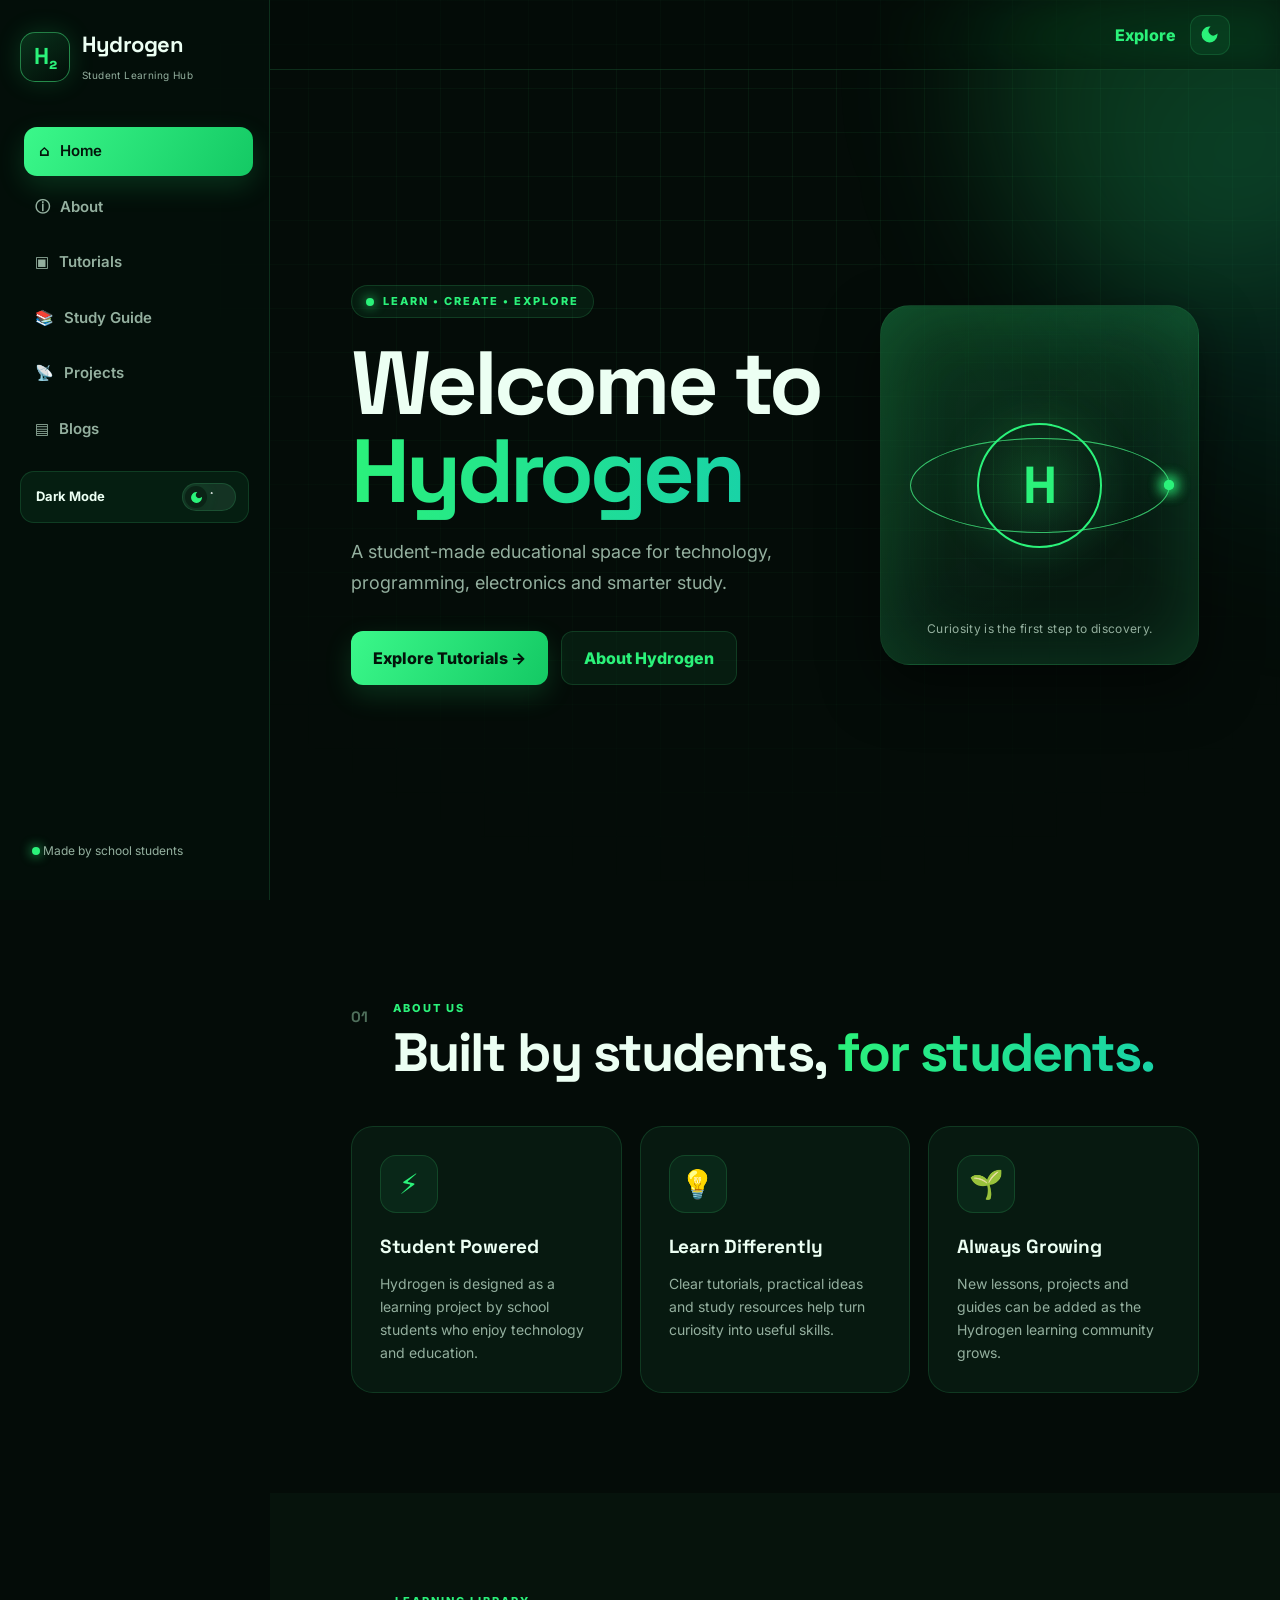
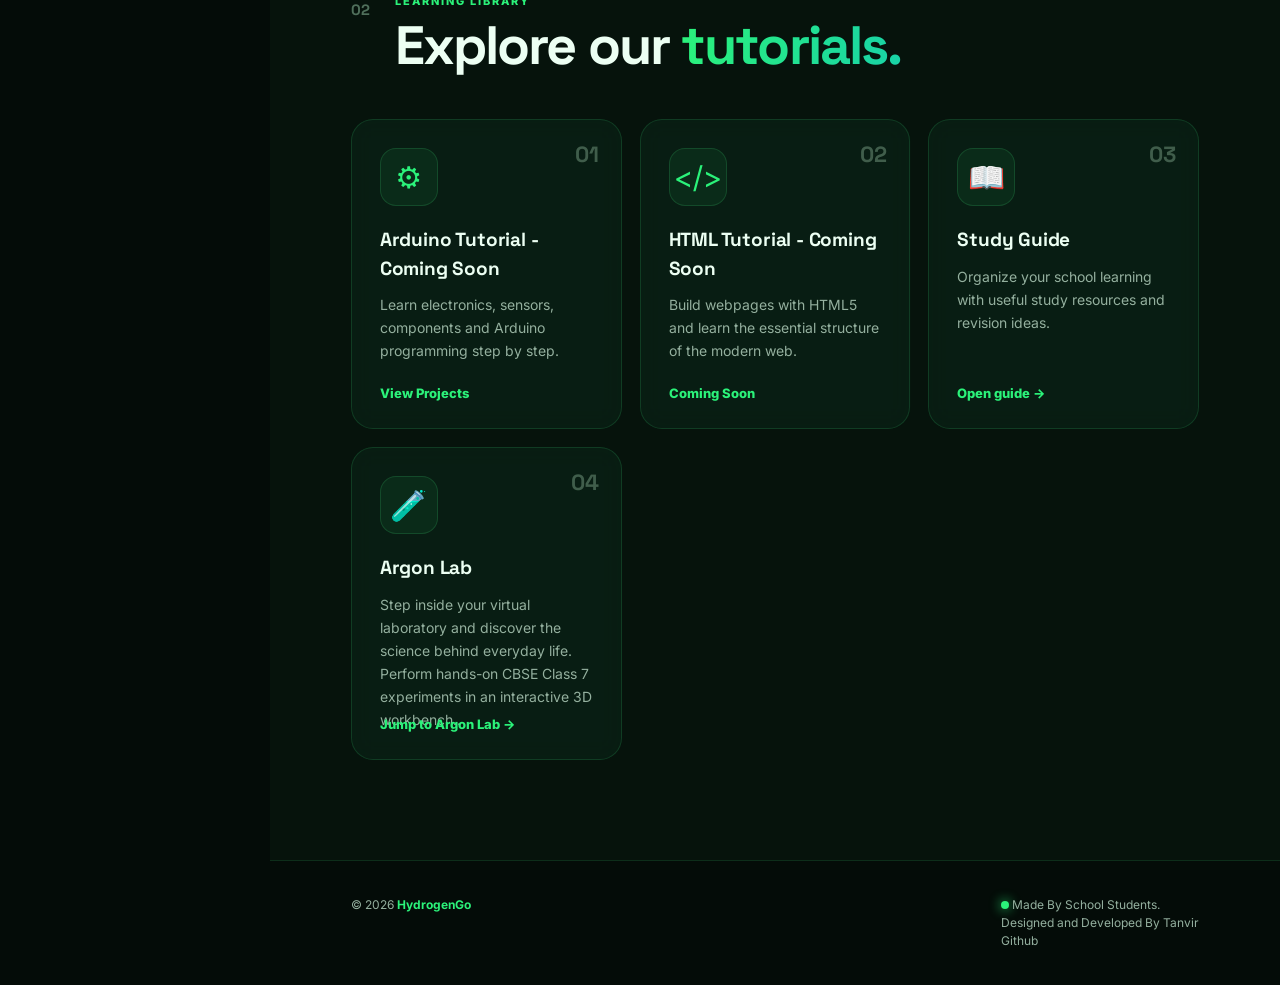
<file: index.html>
<!DOCTYPE html>
<html lang="en">
<head>
  <meta charset="UTF-8">
  <meta name="viewport" content="width=device-width, initial-scale=1.0">
  <meta name="theme-color" content="#040c08">
<meta property="og:site_name" content="HydrogenGo">
<script async src="https://www.googletagmanager.com/gtm.js?id=GTM-MX22KRSZ"></script>
<script>
  window.dataLayer = window.dataLayer || [];
  function gtag(){dataLayer.push(arguments);}
  gtag('js', new Date());
</script>
<script type="application/ld+json">
{
  "@context": "https://schema.org",
  "@type": "WebSite",
  "name": "HydrogenGo",
  "alternateName": "Hydrogen",
  "url": "https://hydrogengo.github.io/"
}
</script>
  <script>
    (function () {
      var r = document.documentElement, t = "dark";
      try { if (localStorage.getItem("hydrogen-theme") === "light") t = "light"; } catch (e) {}
      r.setAttribute("data-theme", t);
      r.classList.add("js");
    })();
  </script>
  <link rel="preconnect" href="https://fonts.googleapis.com">
  <link rel="preconnect" href="https://fonts.gstatic.com" crossorigin>
  <link href="https://fonts.googleapis.com/css2?family=Inter:wght@400;500;600;700&family=Space+Grotesk:wght@500;600;700&display=swap" rel="stylesheet">
  <meta name="description" content="Hydrogen — a student-made educational website.">
  <title>Hydrogen | Student Learning Hub</title>
  <link rel="stylesheet" href="css/style.css">
  <link rel="shortcut icon" href="sources/favicon.png" type="image/png">
</head>
<body>
  <div class="green-pulse"></div>

  <aside class="sidebar" id="sidebar">
    <div class="brand">
      <div class="logo">H₂</div>
      <div>
        <h1>Hydrogen</h1>
        <span>Student Learning Hub</span>
      </div>
    </div>

    <button class="close-btn" id="closeSidebar" aria-label="Close menu">×</button>

    <nav>
      <a href="#home" class="active">⌂ <span>Home</span></a>
      <a href="#about">ⓘ <span>About</span></a>
      <a href="#tutorials">▣ <span>Tutorials</span></a>
      <a href="studyguide.html">📚 <span>Study Guide</span></a>

<a href="projects.html">📡 <span>Projects</span></a>
     <a href="blogs.html" aria-current="page">▤ <span>Blogs</span></a>
    </nav>


    <button class="theme-toggle" id="themeToggle" type="button" aria-label="Toggle light and dark mode" aria-pressed="false" data-theme-toggle>
      <span class="theme-label" id="themeLabel">Dark Mode</span>
      <span class="theme-switch" aria-hidden="true"><span class="knob"><svg class="ico moon" viewBox="0 0 24 24"><path d="M21 12.8A9 9 0 1 1 11.2 3a7 7 0 0 0 9.8 9.8z"/></svg><svg class="ico sun" viewBox="0 0 24 24"><circle cx="12" cy="12" r="4.2"/><path d="M12 2v2.5M12 19.5V22M2 12h2.5M19.5 12H22M4.9 4.9l1.8 1.8M17.3 17.3l1.8 1.8M4.9 19.1l1.8-1.8M17.3 6.7l1.8-1.8" fill="none"/></svg></span></span>
    </button>

    <div class="sidebar-footer">
      <span class="dot"></span> Made by school students
    </div>
  </aside>

  <main class="content">
    <header class="topbar">
      <button class="menu-btn" id="openSidebar" aria-label="Open menu">☰</button>
      <div class="mini-brand">Hydrogen</div>
      <div class="top-actions">
        <a href="#tutorials" class="top-link">Explore</a>
        <button class="theme-mini" type="button" aria-label="Toggle light and dark mode" data-theme-toggle><svg class="ico moon" viewBox="0 0 24 24"><path d="M21 12.8A9 9 0 1 1 11.2 3a7 7 0 0 0 9.8 9.8z"/></svg><svg class="ico sun" viewBox="0 0 24 24"><circle cx="12" cy="12" r="4.2"/><path d="M12 2v2.5M12 19.5V22M2 12h2.5M19.5 12H22M4.9 4.9l1.8 1.8M17.3 17.3l1.8 1.8M4.9 19.1l1.8-1.8M17.3 6.7l1.8-1.8" fill="none"/></svg></button>
      </div>
    </header>

    <section class="hero" id="home">
      <div class="hero-text">
        <div class="eyebrow"><span class="blink-dot"></span> LEARN • CREATE • EXPLORE</div>
        <h2>Welcome to <span>Hydrogen</span></h2>
        <p>
          A student-made educational space for technology, programming,
          electronics and smarter study.
        </p>
        <div class="hero-actions">
          <a href="#tutorials" class="btn primary">Explore Tutorials →</a>
          <a href="#about" class="btn secondary">About Hydrogen</a>
        </div>
      </div>

      <div class="hero-card">
        <div class="orbit orbit-one"></div>
        <div class="orbit orbit-two"></div>
        <div class="atom">H</div>
        <p>Curiosity is the first step to discovery.</p>
      </div>
    </section>

    <section class="section" id="about">
      <div class="section-heading">
        <span>01</span>
        <div>
          <p class="eyebrow">ABOUT US</p>
          <h2>Built by students, <span>for students.</span></h2>
        </div>
      </div>
      <div class="about-grid">
        <article class="glass-card">
          <div class="card-icon">⚡</div>
          <h3>Student Powered</h3>
          <p>Hydrogen is designed as a learning project by school students who enjoy technology and education.</p>
        </article>
        <article class="glass-card">
          <div class="card-icon">💡</div>
          <h3>Learn Differently</h3>
          <p>Clear tutorials, practical ideas and study resources help turn curiosity into useful skills.</p>
        </article>
        <article class="glass-card">
          <div class="card-icon">🌱</div>
          <h3>Always Growing</h3>
          <p>New lessons, projects and guides can be added as the Hydrogen learning community grows.</p>
        </article>
      </div>
    </section>

    <section class="section tutorials" id="tutorials">
      <div class="section-heading">
        <span>02</span>
        <div>
          <p class="eyebrow">LEARNING LIBRARY</p>
          <h2>Explore our <span>tutorials.</span></h2>
        </div>
      </div>

      <div class="tutorial-grid">
        <article class="tutorial-card" href="Arduino.html">
          <div class="tutorial-number">01</div>
          <div class="tutorial-icon">⚙</div>
          <h3>Arduino Tutorial - Coming Soon</h3>
          <p>Learn electronics, sensors, components and Arduino programming step by step.</p><br>
           <span class="read"><a href="https://github.com/TanvirCodeStorm" target="_blank">View Projects</a></span>
        </article>

        <article class="tutorial-card" href="html5tute.html">
          <div class="tutorial-number">02</div>
          <div class="tutorial-icon">&lt;/&gt;</div>
          <h3>HTML Tutorial - Coming Soon</h3>
          <p>Build webpages with HTML5 and learn the essential structure of the modern web.</p>
          <span class="read">Coming Soon</span>
        </article>

        <a class="tutorial-card" href="studyguide.html">
          <div class="tutorial-number">03</div>
          <div class="tutorial-icon">📖</div>
          <h3>Study Guide</h3>
          <p>Organize your school learning with useful study resources and revision ideas.</p>
          <span class="read">Open guide →</span>
        </a>
       <a class="tutorial-card" href="https://argonlab.ai.studio" target="_blank">
          <div class="tutorial-number">04</div>
          <div class="tutorial-icon">🧪</div>
          <h3>Argon Lab</h3>
          <p>Step inside your virtual laboratory and discover the science behind everyday life. Perform hands-on CBSE Class 7 experiments in an interactive 3D workbench..</p>
          <span class="read">Jump to Argon Lab →</span>
        </a>
      </div>
    </section>

            <footer>

            <span>
                © 2026
                <strong>HydrogenGo</strong>
            </span>

            <span>

                <span class="dot"></span>

                Made By School Students. 
<div class="read">Designed and Developed By Tanvir</div>
<div class="read"><a href="https://GitHub.com/TanvirCodeStorm">Github</a></div>


            </span>

        </footer>
  </main>

  <script src="script.js"></script>
</body>
</html>
</file>
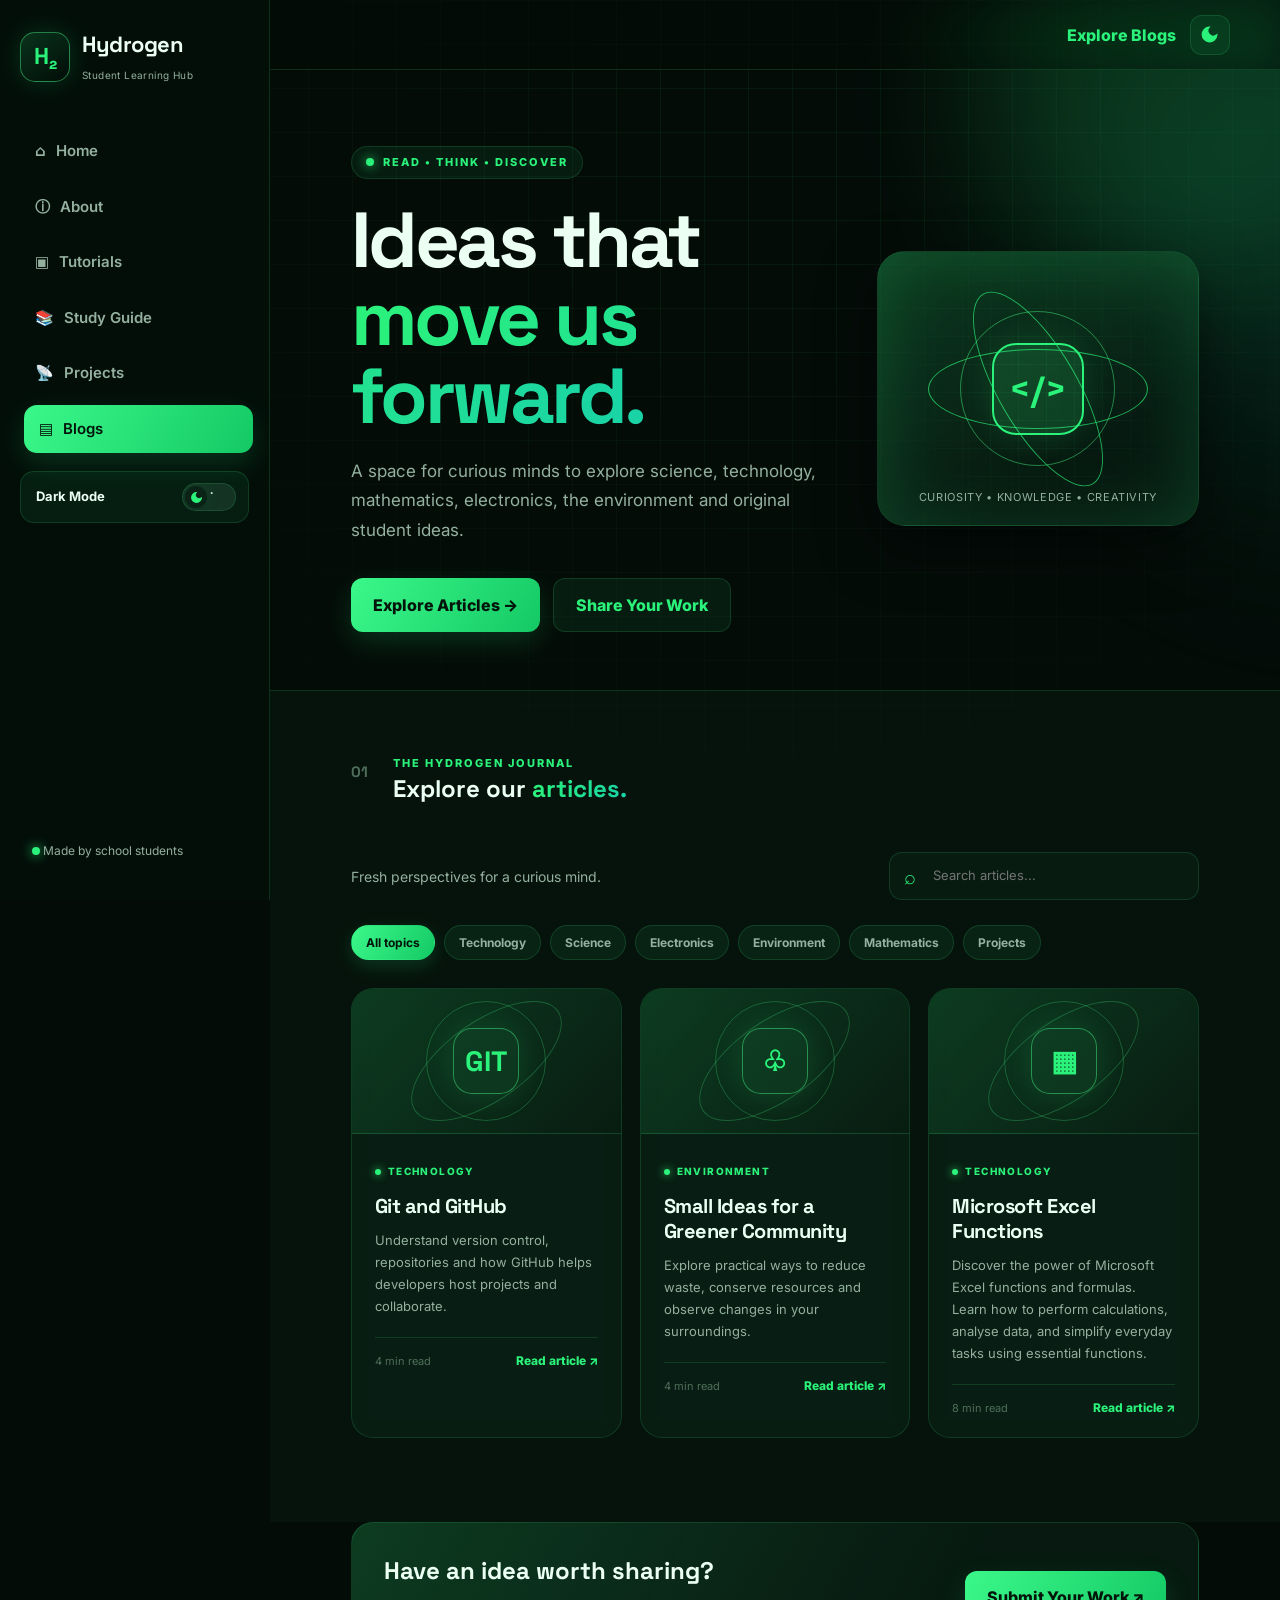
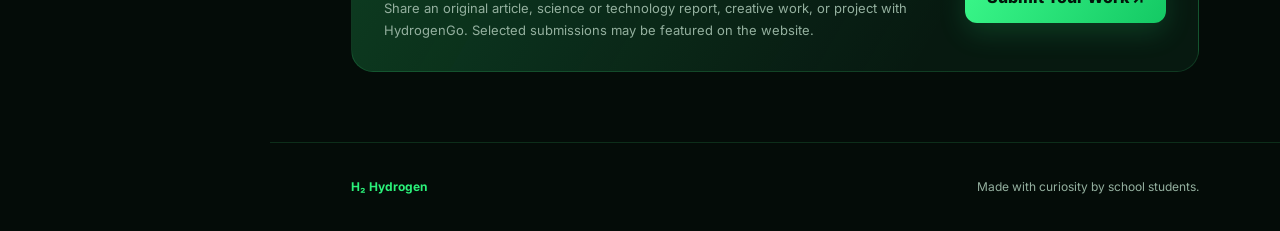
<file: blogs.html>
<!DOCTYPE html>
<html lang="en">
<head>
  <meta charset="UTF-8">
  <meta name="viewport" content="width=device-width, initial-scale=1.0">
  <meta name="theme-color" content="#040c08">
<script async src="https://www.googletagmanager.com/gtm.js?id=GTM-MX22KRSZ"></script>
<script>
  window.dataLayer = window.dataLayer || [];
  function gtag(){dataLayer.push(arguments);}
  gtag('js', new Date());
</script>
  <script>
    (function () {
      var r = document.documentElement, t = "dark";
      try { if (localStorage.getItem("hydrogen-theme") === "light") t = "light"; } catch (e) {}
      r.setAttribute("data-theme", t);
      r.classList.add("js");
    })();
  </script>
  <link rel="preconnect" href="https://fonts.googleapis.com">
  <link rel="preconnect" href="https://fonts.gstatic.com" crossorigin>
  <link href="https://fonts.googleapis.com/css2?family=Inter:wght@400;500;600;700&family=Space+Grotesk:wght@500;600;700&display=swap" rel="stylesheet">
  <meta name="description" content="Explore Hydrogen blogs on science, technology, electronics, mathematics, the environment, and student projects.">
  <title>Blogs | Hydrogen — Student Learning Hub</title>
  <link rel="stylesheet" href="css/style.css">
  <link rel="shortcut icon" href="sources/favicon.png" type="image/png">
  <style>
    /* Blog-page styles use the same design tokens as Hydrogen's main stylesheet. */
    .blog-hero { padding: 76px 8% 58px; display: grid; grid-template-columns: minmax(0,1.2fr) minmax(220px,.8fr); gap: 42px; align-items: center; }
    .blog-hero h2 { margin: 22px 0; max-width: 780px; font-size: clamp(44px,6.5vw,78px); line-height: 1; letter-spacing: -.045em; }
    .blog-hero h2 span, .blog-section h2 span { background: linear-gradient(100deg,var(--accent),var(--accent-2),var(--accent)); background-size: 200% auto; -webkit-background-clip:text; background-clip:text; color:transparent; -webkit-text-fill-color:transparent; animation: shimmer 6s linear infinite; }
    .blog-hero p { max-width: 650px; color: var(--muted); font-size: 17px; line-height: 1.75; }
    .blog-hero-visual { min-height: 275px; border: 1px solid var(--border); border-radius: 28px; background: linear-gradient(145deg,var(--glow),transparent 70%),var(--panel); box-shadow: var(--shadow),inset 0 0 70px var(--glow); display:grid; place-items:center; position:relative; overflow:hidden; }
    .blog-hero-visual::before { content:""; position:absolute; inset:0; background-image:linear-gradient(var(--grid-line) 1px,transparent 1px),linear-gradient(90deg,var(--grid-line) 1px,transparent 1px); background-size:28px 28px; -webkit-mask-image:radial-gradient(circle,#000 20%,transparent 75%); mask-image:radial-gradient(circle,#000 20%,transparent 75%); }
    .blog-orbit { width:155px;height:155px;border:1px solid var(--border-strong);border-radius:50%;display:grid;place-items:center;position:relative;animation:float 4s ease-in-out infinite; }
    .blog-orbit::before,.blog-orbit::after { content:"";position:absolute;border:1px solid var(--accent);border-radius:50%;width:220px;height:80px;opacity:.7; }
    .blog-orbit::after { transform:rotate(60deg); }
    .blog-orbit strong { width:92px;height:92px;border:2px solid var(--accent);border-radius:24px;display:grid;place-items:center;color:var(--accent);font:700 35px "Space Grotesk",sans-serif;background:var(--glow);box-shadow:0 0 35px var(--glow);z-index:1; }
    .blog-visual-caption { position:absolute;bottom:20px;color:var(--muted);font-size:11px;letter-spacing:.06em; }
    .blog-section { padding: 64px 8% 84px; background:var(--band); border-top:1px solid var(--border); }
    .blog-toolbar { display:flex;align-items:center;justify-content:space-between;gap:20px;flex-wrap:wrap;margin:0 0 25px; }
    .blog-search { width:min(100%,310px);position:relative; }
    .blog-search span { position:absolute;left:15px;top:10px;color:var(--accent);font-size:20px; }
    .blog-search input { width:100%;padding:13px 15px 13px 43px;border:1px solid var(--border);border-radius:13px;background:var(--panel);color:var(--text);font:inherit;font-size:13px;outline:none; }
    .blog-search input:focus { border-color:var(--border-strong);box-shadow:0 0 0 3px var(--glow); }
    .blog-filters { display:flex;flex-wrap:wrap;gap:9px;margin-bottom:28px; }
    .blog-filter { padding:9px 14px;border:1px solid var(--border);border-radius:99px;background:var(--link-bg);color:var(--muted);font:700 12px Inter,sans-serif;cursor:pointer;transition:transform .2s,border-color .2s,background .2s,color .2s; }
    .blog-filter:hover { transform:translateY(-2px);border-color:var(--border-strong);color:var(--text); }
    .blog-filter.active { color:var(--on-btn);border-color:transparent;background:linear-gradient(120deg,var(--btn-from),var(--btn-to));box-shadow:0 6px 18px var(--glow); }
    .blog-grid { display:grid;grid-template-columns:repeat(3,minmax(0,1fr));gap:18px; }
    .blog-card { min-width:0;min-height:310px;position:relative;isolation:isolate;overflow:hidden;padding:0;border:1px solid var(--border);border-radius:22px;background:var(--panel);backdrop-filter:blur(12px);transition:transform .35s,border-color .3s,box-shadow .35s; }
    .blog-card::before { content:"";position:absolute;inset:0;z-index:-1;pointer-events:none;background:radial-gradient(420px circle at var(--mx,50%) var(--my,0%),var(--glow),transparent 45%);opacity:0;transition:opacity .35s; }
    .blog-card:hover { transform:translateY(-7px);border-color:var(--border-strong);box-shadow:var(--shadow); }
    .blog-card:hover::before { opacity:1; }
    .blog-card-art { height:145px;display:grid;place-items:center;position:relative;overflow:hidden;border-bottom:1px solid var(--border);background:linear-gradient(135deg,var(--link-bg-hover),transparent),var(--band); }
    .blog-card-art::before,.blog-card-art::after { content:"";position:absolute;width:120px;height:120px;border:1px solid var(--border-strong);border-radius:50%;opacity:.55; }
    .blog-card-art::after { width:175px;height:80px;transform:rotate(-35deg); }
    .blog-card-art span { width:66px;height:66px;border:1px solid var(--border-strong);border-radius:19px;background:var(--link-bg);color:var(--accent);display:grid;place-items:center;font:700 28px "Space Grotesk",sans-serif;box-shadow:0 0 30px var(--glow);z-index:1; }
    .blog-card-body { padding:23px 23px 20px; }
    .blog-tag { display:inline-flex;align-items:center;gap:7px;color:var(--accent);font-size:10px;font-weight:800;letter-spacing:1.4px;text-transform:uppercase; }
    .blog-tag::before { content:"";width:6px;height:6px;border-radius:50%;background:var(--accent);box-shadow:0 0 9px var(--accent); }
    .blog-card h3 { margin:13px 0 10px;font-size:20px;line-height:1.25;letter-spacing:-.025em; }
    .blog-card p { color:var(--muted);font-size:13px;line-height:1.7;margin-bottom:20px; }
    .blog-card-bottom { display:flex;align-items:center;justify-content:space-between;gap:12px;border-top:1px solid var(--border);padding-top:14px;color:var(--faint);font-size:11px; }
    .blog-read { color:var(--accent);font-size:12px;font-weight:800;white-space:nowrap; }
    .blog-read:hover { text-decoration:underline;text-underline-offset:4px; }
    .blog-empty { display:none;text-align:center;padding:32px;border:1px dashed var(--border);border-radius:18px;color:var(--muted); }
    .blog-cta { margin:0 8% 70px;padding:30px 32px;border:1px solid var(--border);border-radius:22px;background:linear-gradient(120deg,var(--glow),transparent 70%),var(--panel);display:flex;align-items:center;justify-content:space-between;gap:22px; }
    .blog-cta h3 { font-size:24px;margin-bottom:8px; }
    .blog-cta p { color:var(--muted);font-size:13px;line-height:1.7;max-width:620px; }
    .blog-cta .btn { flex:none; }
    @media(max-width:1100px) { .blog-grid{grid-template-columns:repeat(2,minmax(0,1fr));} .blog-hero{gap:25px;} }
    @media(max-width:900px) { .blog-hero{grid-template-columns:1fr;padding:55px 6% 45px;gap:30px;} .blog-hero-visual{min-height:230px;max-width:550px;width:100%;} .blog-section{padding:55px 6% 65px;} .blog-cta{margin:0 6% 55px;} }
    @media(max-width:600px) { .blog-hero h2{font-size:clamp(42px,12vw,62px);} .blog-hero p{font-size:15px;} .blog-grid{grid-template-columns:1fr;} .blog-card{min-height:0;} .blog-card-art{height:135px;} .blog-toolbar{align-items:stretch;} .blog-search{width:100%;} .blog-cta{padding:24px;align-items:flex-start;flex-direction:column;} .blog-cta .btn{width:100%;justify-content:center;} }
  </style>
</head>
<body>
  <div class="green-pulse"></div>

  <aside class="sidebar" id="sidebar">
    <div class="brand">
      <div class="logo">H₂</div>
      <div><h1>Hydrogen</h1><span>Student Learning Hub</span></div>
    </div>
    <button class="close-btn" id="closeSidebar" aria-label="Close menu">×</button>
    <nav aria-label="Main navigation">
      <a href="index.html">⌂ <span>Home</span></a>
      <a href="index.html#about">ⓘ <span>About</span></a>
      <a href="index.html#tutorials">▣ <span>Tutorials</span></a>
      <a href="studyguide.html">📚 <span>Study Guide</span></a>
      <a href="projects.html">📡 <span>Projects</span></a>
      <a href="blogs.html" class="active" aria-current="page">▤ <span>Blogs</span></a>
    </nav>
    <button class="theme-toggle" id="themeToggle" type="button" aria-label="Toggle light and dark mode" aria-pressed="false" data-theme-toggle>
      <span class="theme-label" id="themeLabel">Dark Mode</span>
      <span class="theme-switch" aria-hidden="true"><span class="knob"><svg class="ico moon" viewBox="0 0 24 24"><path d="M21 12.8A9 9 0 1 1 11.2 3a7 7 0 0 0 9.8 9.8z"/></svg><svg class="ico sun" viewBox="0 0 24 24"><circle cx="12" cy="12" r="4.2"/><path d="M12 2v2.5M12 19.5V22M2 12h2.5M19.5 12H22M4.9 4.9l1.8 1.8M17.3 17.3l1.8 1.8M4.9 19.1l1.8-1.8M17.3 6.7l1.8-1.8" fill="none"/></svg></span></span>
    </button>
    <div class="sidebar-footer"><span class="dot"></span> Made by school students</div>
  </aside>

  <main class="content">
    <header class="topbar">
      <button class="menu-btn" id="openSidebar" aria-label="Open menu">☰</button>
      <div class="mini-brand">Hydrogen</div>
      <div class="top-actions">
        <a href="#articles" class="top-link">Explore Blogs</a>
        <button class="theme-mini" type="button" aria-label="Toggle light and dark mode" data-theme-toggle><svg class="ico moon" viewBox="0 0 24 24"><path d="M21 12.8A9 9 0 1 1 11.2 3a7 7 0 0 0 9.8 9.8z"/></svg><svg class="ico sun" viewBox="0 0 24 24"><circle cx="12" cy="12" r="4.2"/><path d="M12 2v2.5M12 19.5V22M2 12h2.5M19.5 12H22M4.9 4.9l1.8 1.8M17.3 17.3l1.8 1.8M4.9 19.1l1.8-1.8M17.3 6.7l1.8-1.8" fill="none"/></svg></button>
      </div>
    </header>

    <section class="blog-hero">
      <div class="hero-text">
        <div class="eyebrow"><span class="blink-dot"></span> READ • THINK • DISCOVER</div>
        <h2>Ideas that <span>move us forward.</span></h2>
        <p>A space for curious minds to explore science, technology, mathematics, electronics, the environment and original student ideas.</p>
        <div class="hero-actions">
          <a href="#articles" class="btn primary">Explore Articles →</a>
          <a href="#contribute" class="btn secondary">Share Your Work</a>
        </div>
      </div>
      <div class="blog-hero-visual" aria-label="Blog and ideas illustration">
        <div class="blog-orbit"><strong>&lt;/&gt;</strong></div>
        <div class="blog-visual-caption">CURIOSITY • KNOWLEDGE • CREATIVITY</div>
      </div>
    </section>

    <section class="blog-section" id="articles">
      <div class="section-heading">
        <span>01</span>
        <div><p class="eyebrow">THE HYDROGEN JOURNAL</p><h2>Explore our <span>articles.</span></h2></div>
      </div>
      <div class="blog-toolbar">
        <p style="color:var(--muted);font-size:14px">Fresh perspectives for a curious mind.</p>
        <label class="blog-search"><span aria-hidden="true">⌕</span><input type="search" id="blogSearch" placeholder="Search articles..." aria-label="Search blog articles"></label>
      </div>
      <div class="blog-filters" role="group" aria-label="Filter articles">
        <button class="blog-filter active" data-filter="all" aria-pressed="true">All topics</button>
        <button class="blog-filter" data-filter="technology" aria-pressed="false">Technology</button>
        <button class="blog-filter" data-filter="science" aria-pressed="false">Science</button>
        <button class="blog-filter" data-filter="electronics" aria-pressed="false">Electronics</button>
        <button class="blog-filter" data-filter="environment" aria-pressed="false">Environment</button>
        <button class="blog-filter" data-filter="mathematics" aria-pressed="false">Mathematics</button>
        <button class="blog-filter" data-filter="projects" aria-pressed="false">Projects</button>
      </div>

      <div class="blog-grid" id="blogGrid">
       <!-- <article class="blog-card" data-category="technology" data-search="internet website browser server web technology html coding">
          <div class="blog-card-art"><span>&lt;/&gt;</span></div>
          <div class="blog-card-body"><span class="blog-tag">Technology</span><h3>How Does the Internet Work?</h3><p>A beginner-friendly introduction to websites, browsers, servers and how information travels across the web.</p><div class="blog-card-bottom"><span>6 min read</span><a class="blog-read" href="#contribute">Read article ↗</a></div></div>
        </article> -->
  <!--      <article class="blog-card" data-category="science" data-search="scientific method hypothesis experiment observation evidence science">
          <div class="blog-card-art"><span>⚗</span></div>
          <div class="blog-card-body"><span class="blog-tag">Design</span><h3>Blender Tutorial</h3><p>Discover how to use Blender for creating 3D models and more.</p><div class="blog-card-bottom"><span>5 min read</span><a class="blog-read" href="blender-masterclass.html">Read article ↗</a></div></div>
        </article> -->
        <article class="blog-card" data-category="technology" data-search="git github version control repository commits software development programming collaboration">
          <div class="blog-card-art"><span>GIT</span></div>
          <div class="blog-card-body"><span class="blog-tag">Technology</span><h3>Git and GitHub</h3><p>Understand version control, repositories and how GitHub helps developers host projects and collaborate.</p><div class="blog-card-bottom"><span>4 min read</span><a class="blog-read" href="git-and-github.html">Read article ↗</a></div></div>
        </article>
   <!--     <article class="blog-card" data-category="electronics" data-search="arduino sensors microcontroller electronics circuit coding input output">
          <div class="blog-card-art"><span>⌁</span></div>
          <div class="blog-card-body"><span class="blog-tag">Electronics</span><h3>Getting Started with Arduino and Sensors</h3><p>Learn how a microcontroller reads sensor signals and uses them to control outputs in a practical project.</p><div class="blog-card-bottom"><span>7 min read</span><a class="blog-read" href="#contribute">Read article ↗</a></div></div>
        </article> -->
        <article class="blog-card" data-category="environment" data-search="environment pollution recycling waste sustainability climate nature">
          <div class="blog-card-art"><span>♧</span></div>
          <div class="blog-card-body"><span class="blog-tag">Environment</span><h3>Small Ideas for a Greener Community</h3><p>Explore practical ways to reduce waste, conserve resources and observe changes in your surroundings.</p><div class="blog-card-bottom"><span>4 min read</span><a class="blog-read" href="greener-community.html">Read article ↗</a></div></div>
        </article>
    <!--    <article class="blog-card" data-category="mathematics" data-search="mathematics maths patterns algebra geometry daily life problem solving">
          <div class="blog-card-art"><span>∑</span></div>
          <div class="blog-card-body"><span class="blog-tag">Mathematics</span><h3>Where Mathematics Hides in Everyday Life</h3><p>From patterns and measurement to proportions, maths helps explain everyday problems and decisions.</p><div class="blog-card-bottom"><span>5 min read</span><a class="blog-read" href="#contribute">Read article ↗</a></div></div>
        </article> -->
      <!--  <article class="blog-card" data-category="projects" data-search="student project prototype planning testing documentation invention ideas">
          <div class="blog-card-art"><span>⚙</span></div>
          <div class="blog-card-body"><span class="blog-tag">Projects</span><h3>Turn an Idea into a Working Prototype</h3><p>A simple workflow for defining a problem, planning a build, testing it carefully and recording results.</p><div class="blog-card-bottom"><span>6 min read</span><a class="blog-read" href="#contribute">Read article ↗</a></div></div>
        </article> -->
        <article class="blog-card" data-category="technology" data-search="microsoft excel functions formulas spreadsheet data calculation sum average count if vlookup">
  <div class="blog-card-art"><span>▦</span></div>
  <div class="blog-card-body"><span class="blog-tag">Technology</span><h3>Microsoft Excel Functions</h3><p>Discover the power of Microsoft Excel functions and formulas. Learn how to perform calculations, analyse data, and simplify everyday tasks using essential functions.</p><div class="blog-card-bottom"><span>8 min read</span><a class="blog-read" href="microsoft-excel-functions.html">Read article ↗</a></div></div>
        </article>
      </div>
      <div class="blog-empty" id="blogEmpty">No articles found. Try another search term or category.</div>
    </section>

    <section class="blog-cta" id="contribute">
      <div><h3>Have an idea worth sharing?</h3><p>Share an original article, science or technology report, creative work, or project with HydrogenGo. Selected submissions may be featured on the website.</p></div>
      <a class="btn primary" href="https://forms.gle/PyYU1roiR1XCvZ848" target="_blank" rel="noopener noreferrer">Submit Your Work ↗</a>
    </section>

    <footer><strong>H₂ Hydrogen</strong><span>Made with curiosity by school students.</span></footer>
  </main>
  <script src="script.js"></script>
  <script>
    (() => {
      const search = document.getElementById('blogSearch');
      const filters = [...document.querySelectorAll('.blog-filter')];
      const cards = [...document.querySelectorAll('.blog-card')];
      const empty = document.getElementById('blogEmpty');
      let category = 'all';
      function update() {
        const q = search.value.trim().toLowerCase();
        let count = 0;
        cards.forEach(card => {
          const matchesCategory = category === 'all' || card.dataset.category === category;
          const matchesSearch = (card.innerText + ' ' + card.dataset.search).toLowerCase().includes(q);
          const visible = matchesCategory && matchesSearch;
          card.hidden = !visible;
          if (visible) count++;
        });
        empty.style.display = count ? 'none' : 'block';
      }
      search.addEventListener('input', update);
      filters.forEach(button => button.addEventListener('click', () => {
        category = button.dataset.filter;
        filters.forEach(item => {
          const active = item === button;
          item.classList.toggle('active', active);
          item.setAttribute('aria-pressed', String(active));
        });
        update();
      }));
      // Keep the same cursor spotlight interaction as Hydrogen's existing cards.
      if (window.matchMedia('(hover: hover) and (pointer: fine)').matches) {
        document.addEventListener('pointermove', event => {
          const card = event.target.closest?.('.blog-card');
          if (!card) return;
          const rect = card.getBoundingClientRect();
          card.style.setProperty('--mx', `${event.clientX - rect.left}px`);
          card.style.setProperty('--my', `${event.clientY - rect.top}px`);
        }, { passive: true });
      }
    })();
  </script>
</body>
</html>
</file>
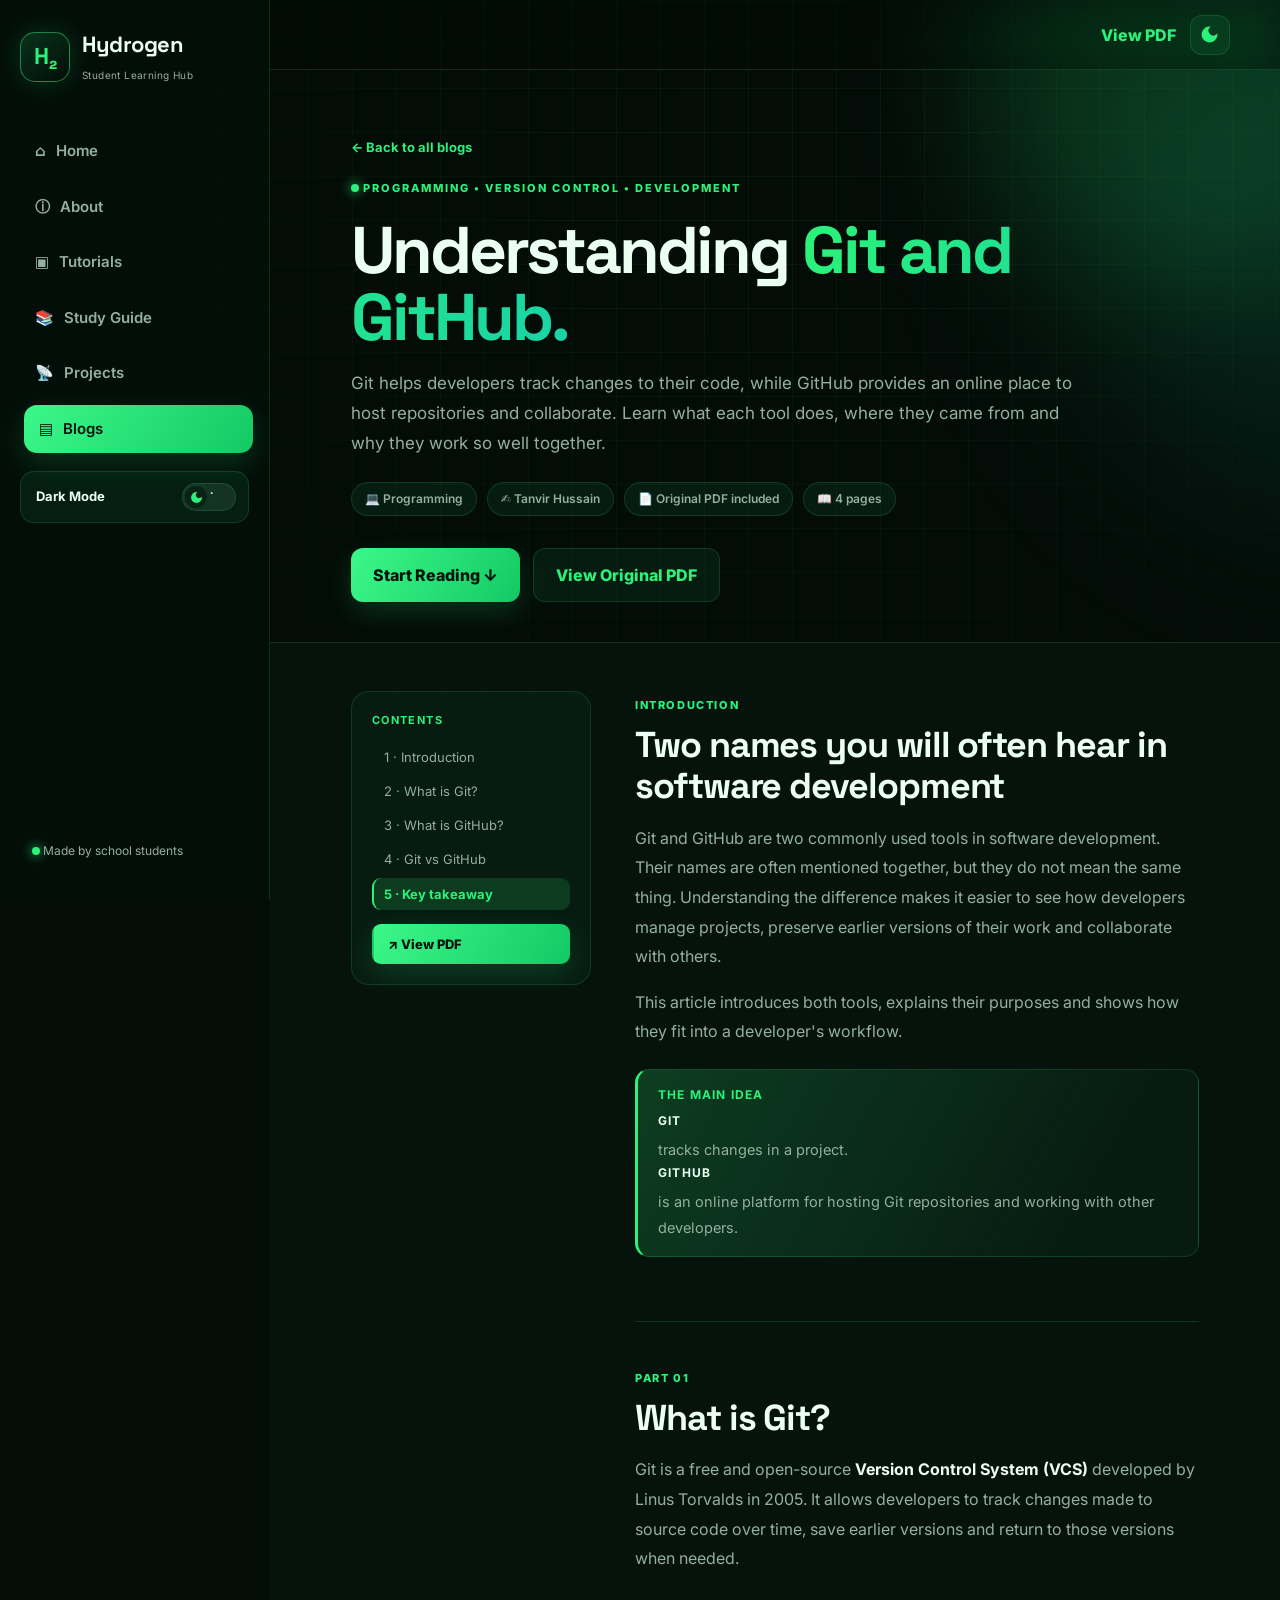
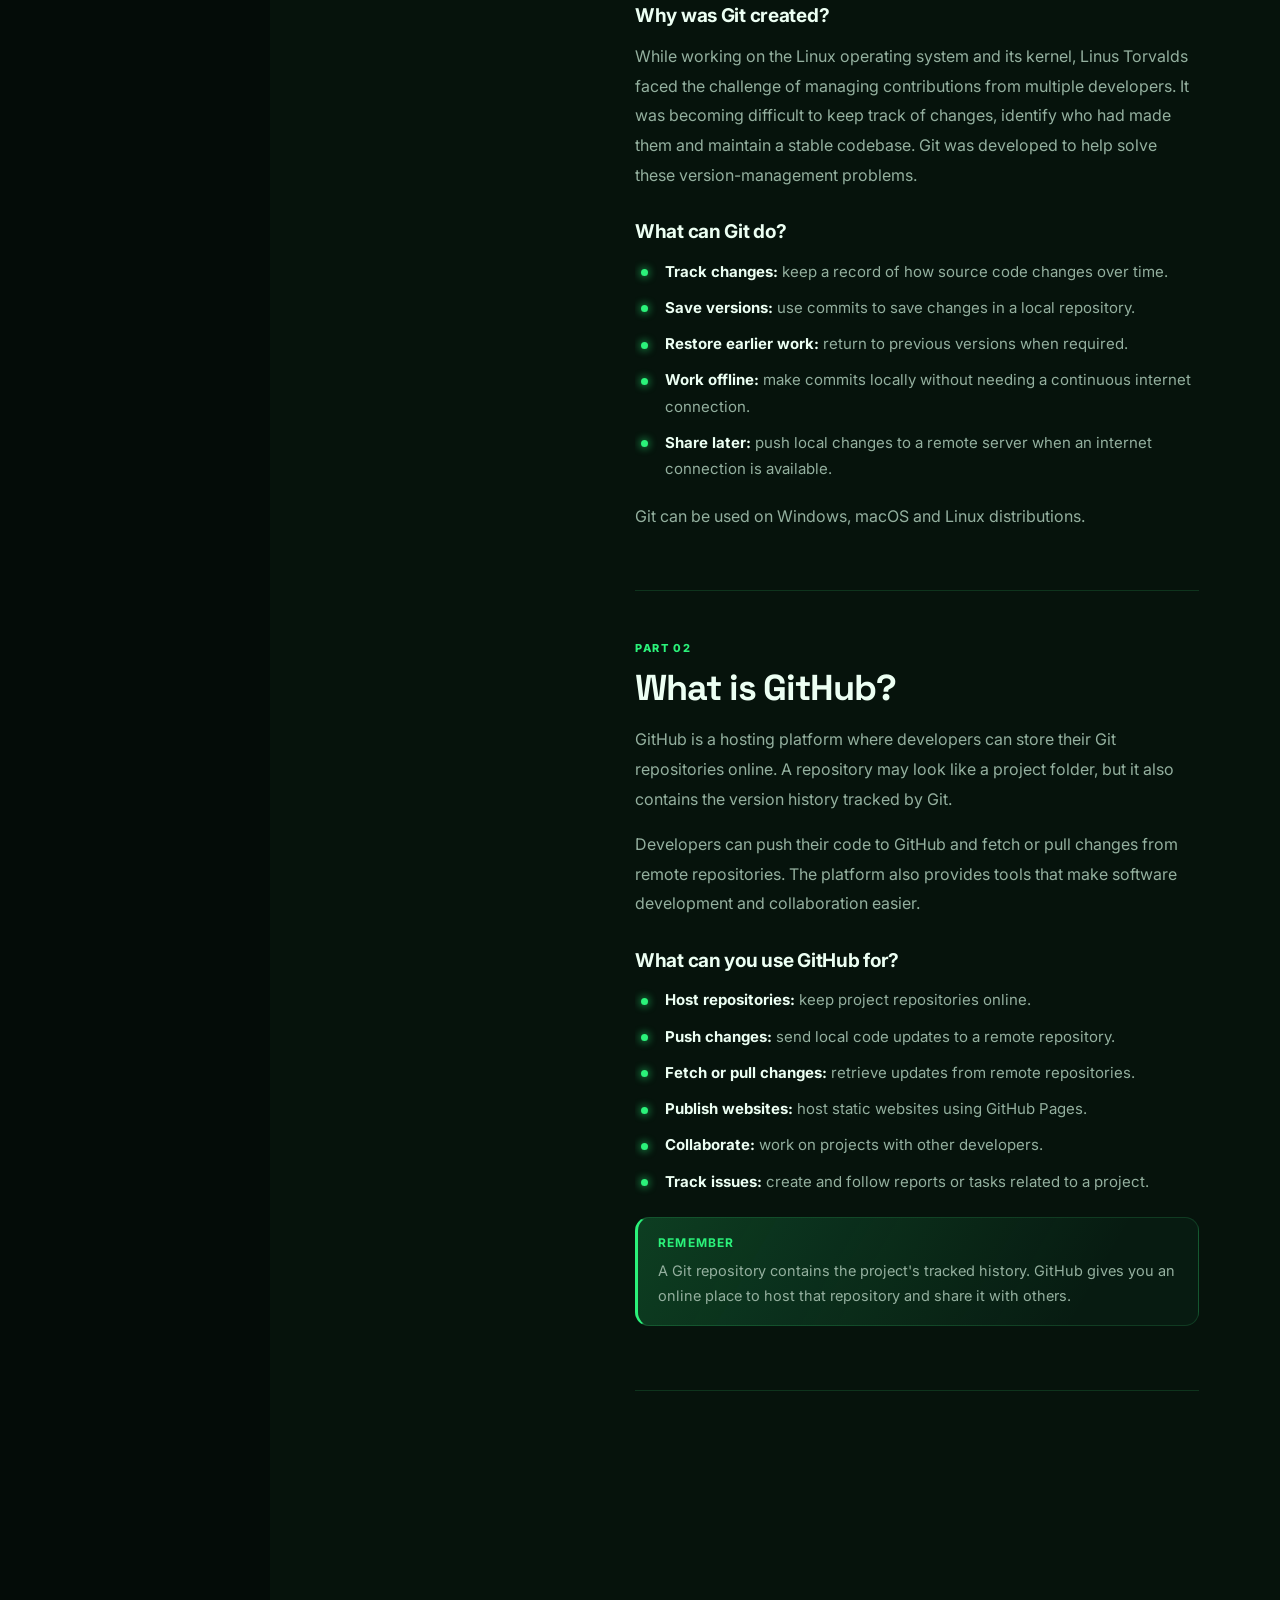
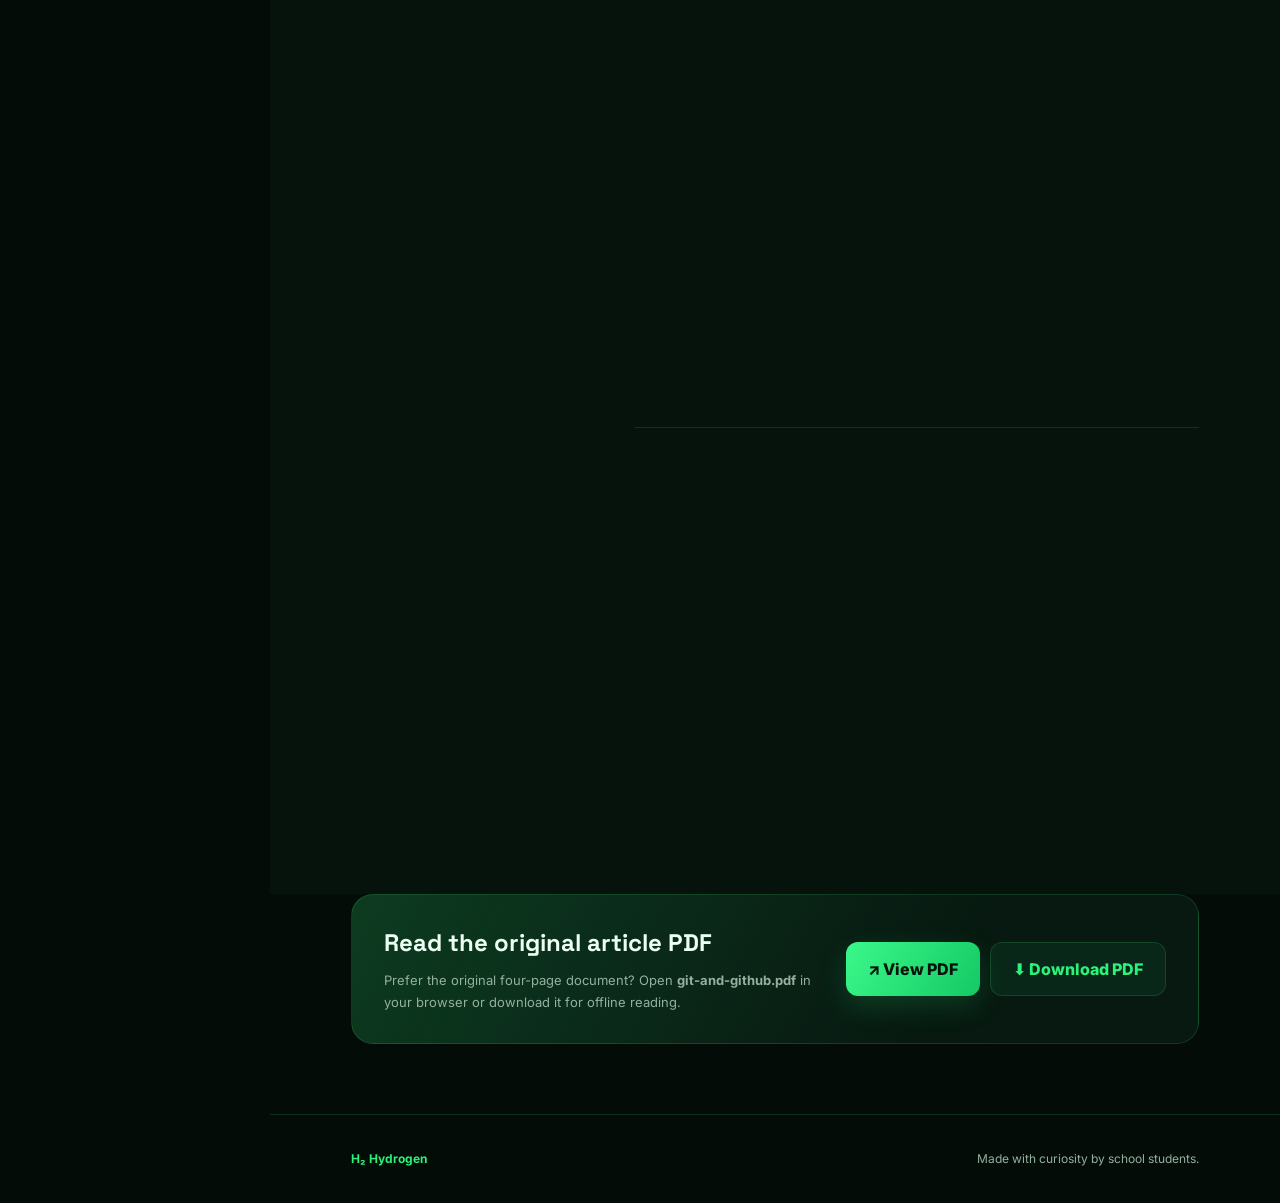
<file: git-and-github.html>
<!DOCTYPE html>
<html lang="en">
<head>
  <meta charset="UTF-8">
  <meta name="viewport" content="width=device-width, initial-scale=1.0">
  <meta name="theme-color" content="#040c08">
<script async src="https://www.googletagmanager.com/gtm.js?id=GTM-MX22KRSZ"></script>
<script>
  window.dataLayer = window.dataLayer || [];
  function gtag(){dataLayer.push(arguments);}
  gtag('js', new Date());
</script>
  <script>
    (function () {
      var r = document.documentElement, t = "dark";
      try { if (localStorage.getItem("hydrogen-theme") === "light") t = "light"; } catch (e) {}
      r.setAttribute("data-theme", t);
      r.classList.add("js");
    })();
  </script>
  <link rel="preconnect" href="https://fonts.googleapis.com">
  <link rel="preconnect" href="https://fonts.gstatic.com" crossorigin>
  <link href="https://fonts.googleapis.com/css2?family=Inter:wght@400;500;600;700&family=Space+Grotesk:wght@500;600;700&display=swap" rel="stylesheet">
  <meta name="description" content="Learn what Git and GitHub are, how version control works, and why developers use GitHub to host and collaborate on repositories. By Tanvir Hussain.">
  <title>Git and GitHub | Hydrogen Blogs</title>
  <link rel="stylesheet" href="css/style.css">
  <link rel="shortcut icon" href="sources/favicon.png" type="image/png">
  <style>
    .post-hero { padding:64px 8% 40px; max-width:1200px; }
    .post-hero h2 { margin:20px 0 18px; font-size:clamp(36px,5.6vw,66px); line-height:1.02; letter-spacing:-.045em; max-width:900px; }
    .post-hero h2 span { background:linear-gradient(100deg,var(--accent),var(--accent-2),var(--accent)); background-size:200% auto; -webkit-background-clip:text; background-clip:text; color:transparent; -webkit-text-fill-color:transparent; animation:shimmer 6s linear infinite; }
    .post-hero .lead { max-width:740px; color:var(--muted); font-size:17px; line-height:1.75; }
    .post-meta { display:flex; flex-wrap:wrap; gap:10px; margin:24px 0 28px; }
    .post-meta span { padding:7px 13px; border:1px solid var(--border); border-radius:99px; background:var(--link-bg); color:var(--muted); font-size:12px; font-weight:600; }
    .back-link { color:var(--accent); font-size:13px; font-weight:700; }
    .back-link:hover { text-decoration:underline; text-underline-offset:4px; }
    .post-layout { display:grid; grid-template-columns:240px minmax(0,1fr); gap:44px; padding:48px 8% 70px; background:var(--band); border-top:1px solid var(--border); align-items:start; }
    .toc { position:sticky; top:84px; padding:20px; border:1px solid var(--border); border-radius:18px; background:var(--panel); }
    .toc h4 { font-size:11px; letter-spacing:1.4px; text-transform:uppercase; color:var(--accent); margin-bottom:12px; }
    .toc ol { list-style:none; display:grid; gap:2px; }
    .toc a { display:block; padding:7px 10px; border-radius:9px; color:var(--muted); font-size:13px; line-height:1.4; border-left:2px solid transparent; transition:color .2s,background .2s; }
    .toc a:hover { color:var(--text); background:var(--link-bg); }
    .toc a.on { color:var(--accent); background:var(--link-bg-hover); border-left-color:var(--accent); font-weight:700; }
    .toc .btn { width:100%; justify-content:center; margin-top:14px; padding:11px 14px; font-size:13px; }
    .toc-mobile { display:none; }
    .prose { min-width:0; max-width:780px; }
    .prose section { padding-bottom:42px; margin-bottom:42px; border-bottom:1px solid var(--border); scroll-margin-top:84px; content-visibility:auto; contain-intrinsic-size:auto 500px; }
    .prose section:last-of-type { border-bottom:0; margin-bottom:0; }
    .prose .chap { color:var(--accent); font-size:11px; font-weight:800; letter-spacing:1.6px; text-transform:uppercase; }
    .prose h3 { font-size:clamp(26px,3.4vw,36px); line-height:1.15; letter-spacing:-.03em; margin:10px 0 16px; }
    .prose h4 { font-size:19px; margin:28px 0 12px; letter-spacing:-.015em; }
    .prose p { color:var(--muted); font-size:16px; line-height:1.85; margin-bottom:16px; }
    .prose p strong,.prose li strong { color:var(--text); }
    .prose ul,.prose ol.steps { margin:0 0 20px; padding-left:0; list-style:none; display:grid; gap:10px; }
    .prose ol.steps { counter-reset:s; }
    .prose li { color:var(--muted); font-size:15px; line-height:1.75; padding-left:30px; position:relative; }
    .prose ul li::before { content:""; position:absolute; left:6px; top:.7em; width:7px; height:7px; border-radius:50%; background:var(--accent); box-shadow:0 0 9px var(--accent); }
    .prose ol.steps li { counter-increment:s; }
    .prose ol.steps li::before { content:counter(s); position:absolute; left:0; top:.2em; width:21px; height:21px; border-radius:7px; background:var(--link-bg-hover); color:var(--accent); font:700 12px "Space Grotesk",sans-serif; display:grid; place-items:center; }
    .callout { margin:22px 0; padding:16px 20px; border:1px solid var(--border); border-left:3px solid var(--accent); border-radius:14px; background:linear-gradient(120deg,var(--glow),transparent 80%),var(--panel); }
    .callout strong { display:block; color:var(--accent); font-size:12px; letter-spacing:1.2px; text-transform:uppercase; margin-bottom:6px; }
    .callout p { margin:0; font-size:14.5px; line-height:1.75; }
    .dl-card { margin:0 8% 70px; padding:30px 32px; border:1px solid var(--border); border-radius:22px; background:linear-gradient(120deg,var(--glow),transparent 70%),var(--panel); display:flex; align-items:center; justify-content:space-between; gap:22px; }
    .dl-card h3 { font-size:24px; margin-bottom:8px; }
    .dl-card p { color:var(--muted); font-size:13px; line-height:1.7; max-width:620px; }
    .dl-actions { display:flex; flex-wrap:wrap; gap:10px; flex:none; }
    @media(max-width:1000px) {
      .post-layout { grid-template-columns:1fr; padding:36px 6% 56px; gap:24px; }
      .toc { display:none; }
      .toc-mobile { display:block; border:1px solid var(--border); border-radius:14px; background:var(--panel); padding:4px 16px; }
      .toc-mobile summary { cursor:pointer; padding:12px 0; font-weight:700; font-size:14px; color:var(--accent); }
      .toc-mobile ol { list-style:none; padding:0 0 12px; display:grid; gap:2px; }
      .toc-mobile a { display:block; padding:8px 4px; color:var(--muted); font-size:14px; }
      .toc-mobile .btn { width:100%; justify-content:center; margin:6px 0 12px; }
      .post-hero { padding:52px 6% 34px; }
      .dl-card { margin:0 6% 55px; }
    }
    @media(max-width:600px) {
      .prose p { font-size:15px; }
      .dl-card { padding:24px; flex-direction:column; align-items:flex-start; }
      .dl-card .btn { width:100%; justify-content:center; }
      .post-hero .hero-actions .btn { flex:1 1 100%; justify-content:center; }
    }
    @media print { .sidebar,.topbar,.toc,.toc-mobile,.dl-card,.green-pulse,.scroll-progress { display:none !important; } .content { margin-left:0 !important; } }
  </style>
</head>
<body>
  <div class="green-pulse"></div>
  <aside class="sidebar" id="sidebar">
    <div class="brand"><div class="logo">H₂</div><div><h1>Hydrogen</h1><span>Student Learning Hub</span></div></div>
    <button class="close-btn" id="closeSidebar" aria-label="Close menu">×</button>
    <nav aria-label="Main navigation">
      <a href="index.html">⌂ <span>Home</span></a>
      <a href="index.html#about">ⓘ <span>About</span></a>
      <a href="index.html#tutorials">▣ <span>Tutorials</span></a>
      <a href="studyguide.html">📚 <span>Study Guide</span></a>
      <a href="projects.html">📡 <span>Projects</span></a>
      <a href="blogs.html" class="active" aria-current="page">▤ <span>Blogs</span></a>
    </nav>
    <button class="theme-toggle" id="themeToggle" type="button" aria-label="Toggle light and dark mode" aria-pressed="false" data-theme-toggle>
      <span class="theme-label" id="themeLabel">Dark Mode</span>
      <span class="theme-switch" aria-hidden="true"><span class="knob"><svg class="ico moon" viewBox="0 0 24 24"><path d="M21 12.8A9 9 0 1 1 11.2 3a7 7 0 0 0 9.8 9.8z"/></svg><svg class="ico sun" viewBox="0 0 24 24"><circle cx="12" cy="12" r="4.2"/><path d="M12 2v2.5M12 19.5V22M2 12h2.5M19.5 12H22M4.9 4.9l1.8 1.8M17.3 17.3l1.8-1.8M4.9 19.1l-1.8-1.8M17.3 6.7l-1.8-1.8" fill="none"/></svg></span></span>
    </button>
    <div class="sidebar-footer"><span class="dot"></span> Made by school students</div>
  </aside>

  <main class="content">
    <header class="topbar">
      <button class="menu-btn" id="openSidebar" aria-label="Open menu">☰</button>
      <a href="blogs.html" class="mini-brand">← Hydrogen Blogs</a>
      <div class="top-actions">
        <a href="#download" class="top-link">View PDF</a>
        <button class="theme-mini" type="button" aria-label="Toggle light and dark mode" data-theme-toggle><svg class="ico moon" viewBox="0 0 24 24"><path d="M21 12.8A9 9 0 1 1 11.2 3a7 7 0 0 0 9.8 9.8z"/></svg><svg class="ico sun" viewBox="0 0 24 24"><circle cx="12" cy="12" r="4.2"/><path d="M12 2v2.5M12 19.5V22M2 12h2.5M19.5 12H22M4.9 4.9l1.8 1.8M17.3 17.3l1.8-1.8M4.9 19.1l-1.8-1.8M17.3 6.7l-1.8-1.8" fill="none"/></svg></button>
      </div>
    </header>

    <section class="post-hero">
      <a class="back-link" href="blogs.html">← Back to all blogs</a>
      <div class="eyebrow" style="margin-top:22px"><span class="blink-dot"></span> PROGRAMMING • VERSION CONTROL • DEVELOPMENT</div>
      <h2>Understanding <span>Git and GitHub.</span></h2>
      <p class="lead">Git helps developers track changes to their code, while GitHub provides an online place to host repositories and collaborate. Learn what each tool does, where they came from and why they work so well together.</p>
      <div class="post-meta">
        <span>💻 Programming</span>
        <span>✍ Tanvir Hussain</span>
        <span>📄 Original PDF included</span>
        <span>📖 4 pages</span>
      </div>
      <div class="hero-actions">
        <a href="#ch1" class="btn primary">Start Reading ↓</a>
        <a href="#download" class="btn secondary">View Original PDF</a>
      </div>
    </section>

    <div class="post-layout">
      <aside class="toc" aria-label="Table of contents">
        <h4>Contents</h4>
        <ol id="tocList">
          <li><a href="#ch1">1 · Introduction</a></li>
          <li><a href="#ch2">2 · What is Git?</a></li>
          <li><a href="#ch3">3 · What is GitHub?</a></li>
          <li><a href="#ch4">4 · Git vs GitHub</a></li>
          <li><a href="#ch5">5 · Key takeaway</a></li>
        </ol>
        <a href="git-and-github.pdf" target="_blank" rel="noopener" class="btn primary">↗ View PDF</a>
      </aside>

      <article class="prose">
        <details class="toc-mobile">
          <summary>Table of contents</summary>
          <ol>
            <li><a href="#ch1">1 · Introduction</a></li>
            <li><a href="#ch2">2 · What is Git?</a></li>
            <li><a href="#ch3">3 · What is GitHub?</a></li>
            <li><a href="#ch4">4 · Git vs GitHub</a></li>
            <li><a href="#ch5">5 · Key takeaway</a></li>
          </ol>
          <a href="git-and-github.pdf" target="_blank" rel="noopener" class="btn primary">↗ View PDF</a>
        </details>

        <section id="ch1">
          <span class="chap">Introduction</span>
          <h3>Two names you will often hear in software development</h3>
          <p>Git and GitHub are two commonly used tools in software development. Their names are often mentioned together, but they do not mean the same thing. Understanding the difference makes it easier to see how developers manage projects, preserve earlier versions of their work and collaborate with others.</p>
          <p>This article introduces both tools, explains their purposes and shows how they fit into a developer's workflow.</p>
          <div class="callout"><strong>The main idea</strong><p><strong>Git</strong> tracks changes in a project. <strong>GitHub</strong> is an online platform for hosting Git repositories and working with other developers.</p></div>
        </section>

        <section id="ch2">
          <span class="chap">Part 01</span>
          <h3>What is Git?</h3>
          <p>Git is a free and open-source <strong>Version Control System (VCS)</strong> developed by Linus Torvalds in 2005. It allows developers to track changes made to source code over time, save earlier versions and return to those versions when needed.</p>
          <h4>Why was Git created?</h4>
          <p>While working on the Linux operating system and its kernel, Linus Torvalds faced the challenge of managing contributions from multiple developers. It was becoming difficult to keep track of changes, identify who had made them and maintain a stable codebase. Git was developed to help solve these version-management problems.</p>
          <h4>What can Git do?</h4>
          <ul>
            <li><strong>Track changes:</strong> keep a record of how source code changes over time.</li>
            <li><strong>Save versions:</strong> use commits to save changes in a local repository.</li>
            <li><strong>Restore earlier work:</strong> return to previous versions when required.</li>
            <li><strong>Work offline:</strong> make commits locally without needing a continuous internet connection.</li>
            <li><strong>Share later:</strong> push local changes to a remote server when an internet connection is available.</li>
          </ul>
          <p>Git can be used on Windows, macOS and Linux distributions.</p>
        </section>

        <section id="ch3">
          <span class="chap">Part 02</span>
          <h3>What is GitHub?</h3>
          <p>GitHub is a hosting platform where developers can store their Git repositories online. A repository may look like a project folder, but it also contains the version history tracked by Git.</p>
          <p>Developers can push their code to GitHub and fetch or pull changes from remote repositories. The platform also provides tools that make software development and collaboration easier.</p>
          <h4>What can you use GitHub for?</h4>
          <ul>
            <li><strong>Host repositories:</strong> keep project repositories online.</li>
            <li><strong>Push changes:</strong> send local code updates to a remote repository.</li>
            <li><strong>Fetch or pull changes:</strong> retrieve updates from remote repositories.</li>
            <li><strong>Publish websites:</strong> host static websites using GitHub Pages.</li>
            <li><strong>Collaborate:</strong> work on projects with other developers.</li>
            <li><strong>Track issues:</strong> create and follow reports or tasks related to a project.</li>
          </ul>
          <div class="callout"><strong>Remember</strong><p>A Git repository contains the project's tracked history. GitHub gives you an online place to host that repository and share it with others.</p></div>
        </section>

        <section id="ch4">
          <span class="chap">Part 03</span>
          <h3>Are Git and GitHub the same?</h3>
          <p>No. Although they are closely related, Git and GitHub have different purposes.</p>
          <div class="table-wrap"><table>
            <thead><tr><th>Git</th><th>GitHub</th></tr></thead>
            <tbody>
              <tr><td>A version control system.</td><td>An online hosting platform for Git repositories.</td></tr>
              <tr><td>Tracks changes to code and records project history.</td><td>Stores repositories online so they can be accessed and shared.</td></tr>
              <tr><td>Can create local commits and work offline.</td><td>Supports pushing, fetching and pulling changes between local and remote repositories.</td></tr>
              <tr><td>Helps developers manage versions of their work.</td><td>Provides collaboration features such as repository hosting and issue tracking.</td></tr>
            </tbody>
          </table></div>
          <p>One way to remember the difference is to think of Git as a personal assistant that keeps track of changes in your codebase. GitHub is like an online drawer where you can store your repository, keep its records and share it with others.</p>
        </section>

        <section id="ch5">
          <span class="chap">Conclusion</span>
          <h3>Different tools, working together</h3>
          <p>Git manages and tracks your code, while GitHub helps you host and collaborate on it. Git records the development history of a project; GitHub makes repositories easier to store online, access and share.</p>
          <p>Knowing the difference between these two tools is a useful first step towards understanding modern software development workflows.</p>
          <p style="color:var(--faint);font-size:13px">Written by <strong>Tanvir Hussain</strong></p>
        </section>
      </article>
    </div>

    <section class="dl-card" id="download">
      <div>
        <h3>Read the original article PDF</h3>
        <p>Prefer the original four-page document? Open <strong>git-and-github.pdf</strong> in your browser or download it for offline reading.</p>
      </div>
      <div class="dl-actions">
        <a class="btn primary" href="sources/git-and-github.pdf" target="_blank" rel="noopener">↗ View PDF</a>
        <a class="btn secondary" href="sources/git-and-github.pdf" download="sources/git-and-gitHub.pdf">⬇ Download PDF</a>
      </div>
    </section>

    <footer><strong>H₂ Hydrogen</strong><span>Made with curiosity by school students.</span></footer>
  </main>

  <script src="script.js"></script>
  <script>
    (() => {
      const links = [...document.querySelectorAll('#tocList a')];
      const map = new Map(links.map(a => [a.getAttribute('href').slice(1), a]));
      if ('IntersectionObserver' in window) {
        const io = new IntersectionObserver(entries => {
          entries.forEach(entry => {
            if (!entry.isIntersecting) return;
            links.forEach(link => link.classList.remove('on'));
            map.get(entry.target.id)?.classList.add('on');
          });
        }, { rootMargin: '-20% 0px -70% 0px' });
        map.forEach((_, id) => {
          const section = document.getElementById(id);
          if (section) io.observe(section);
        });
      }
      document.querySelectorAll('.toc-mobile a').forEach(link => {
        link.addEventListener('click', () => { link.closest('details').open = false; });
      });
    })();
  </script>
</body>
</html>
</file>
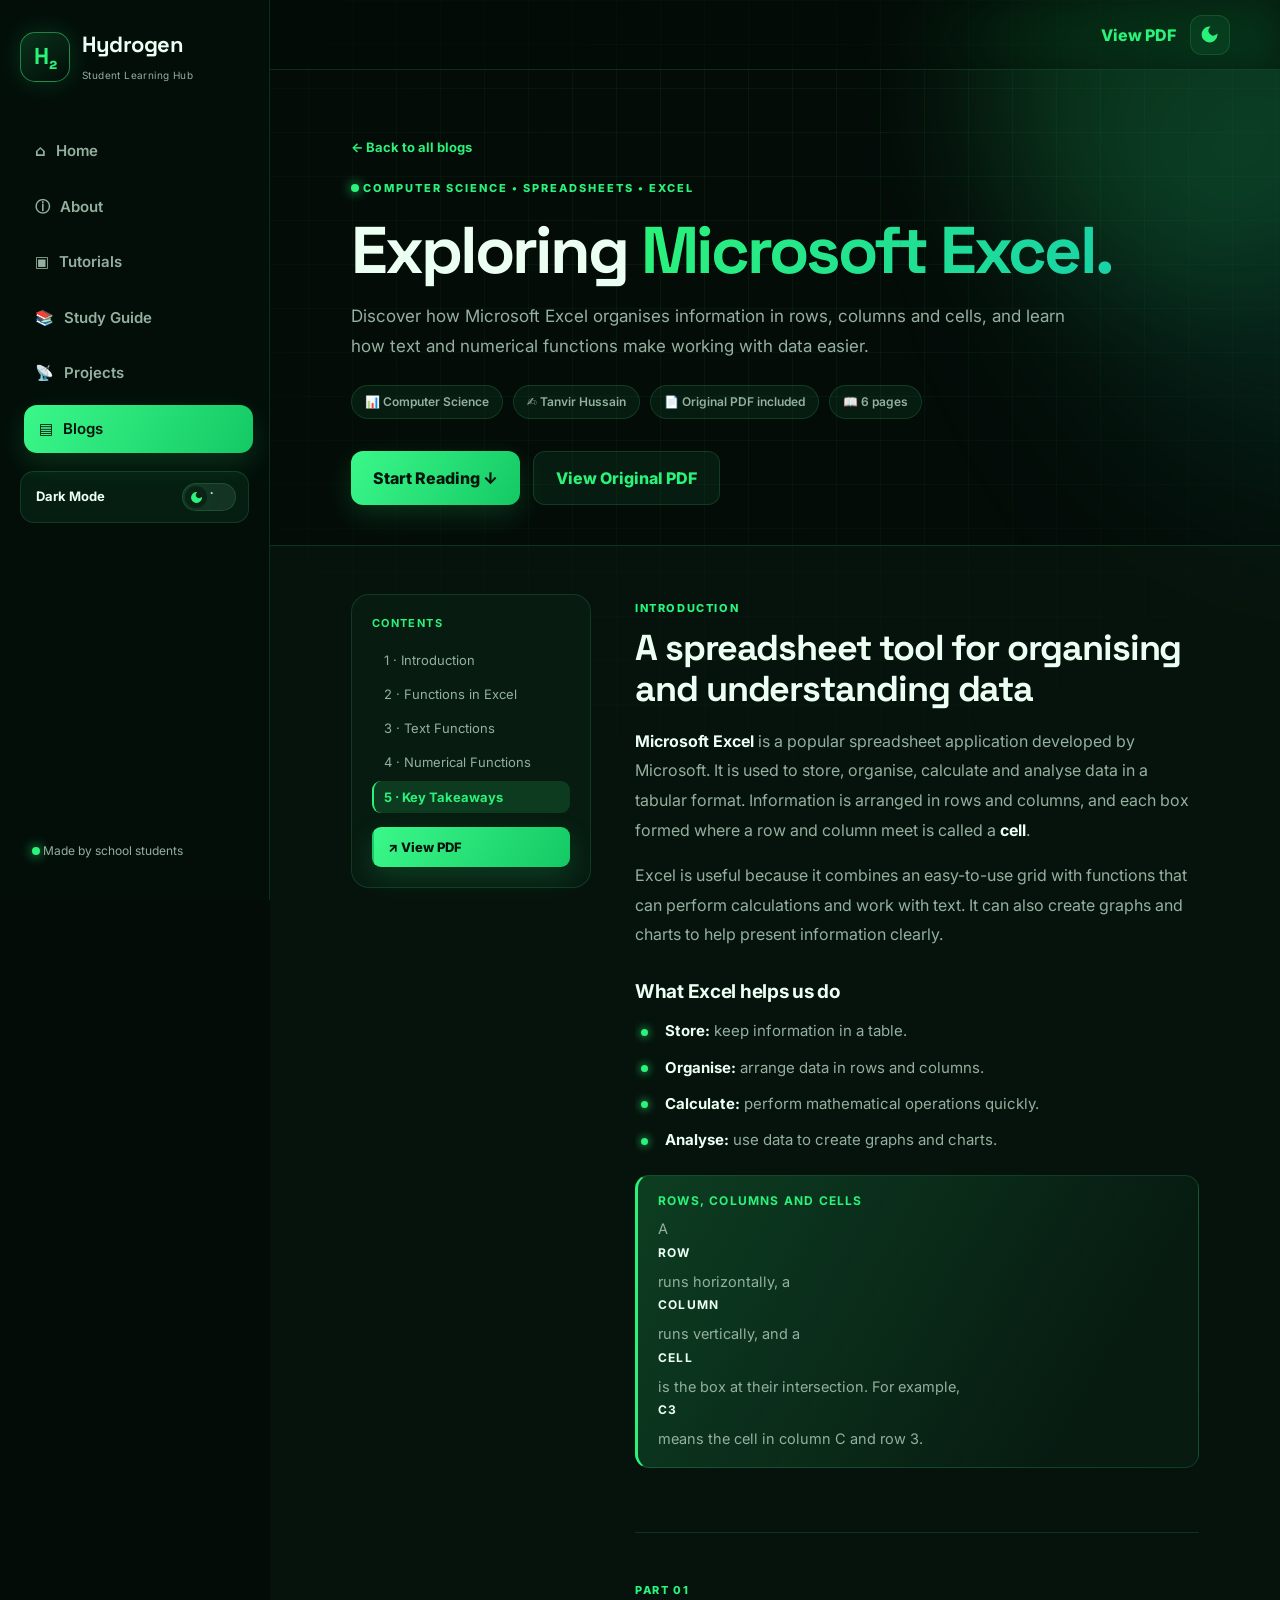
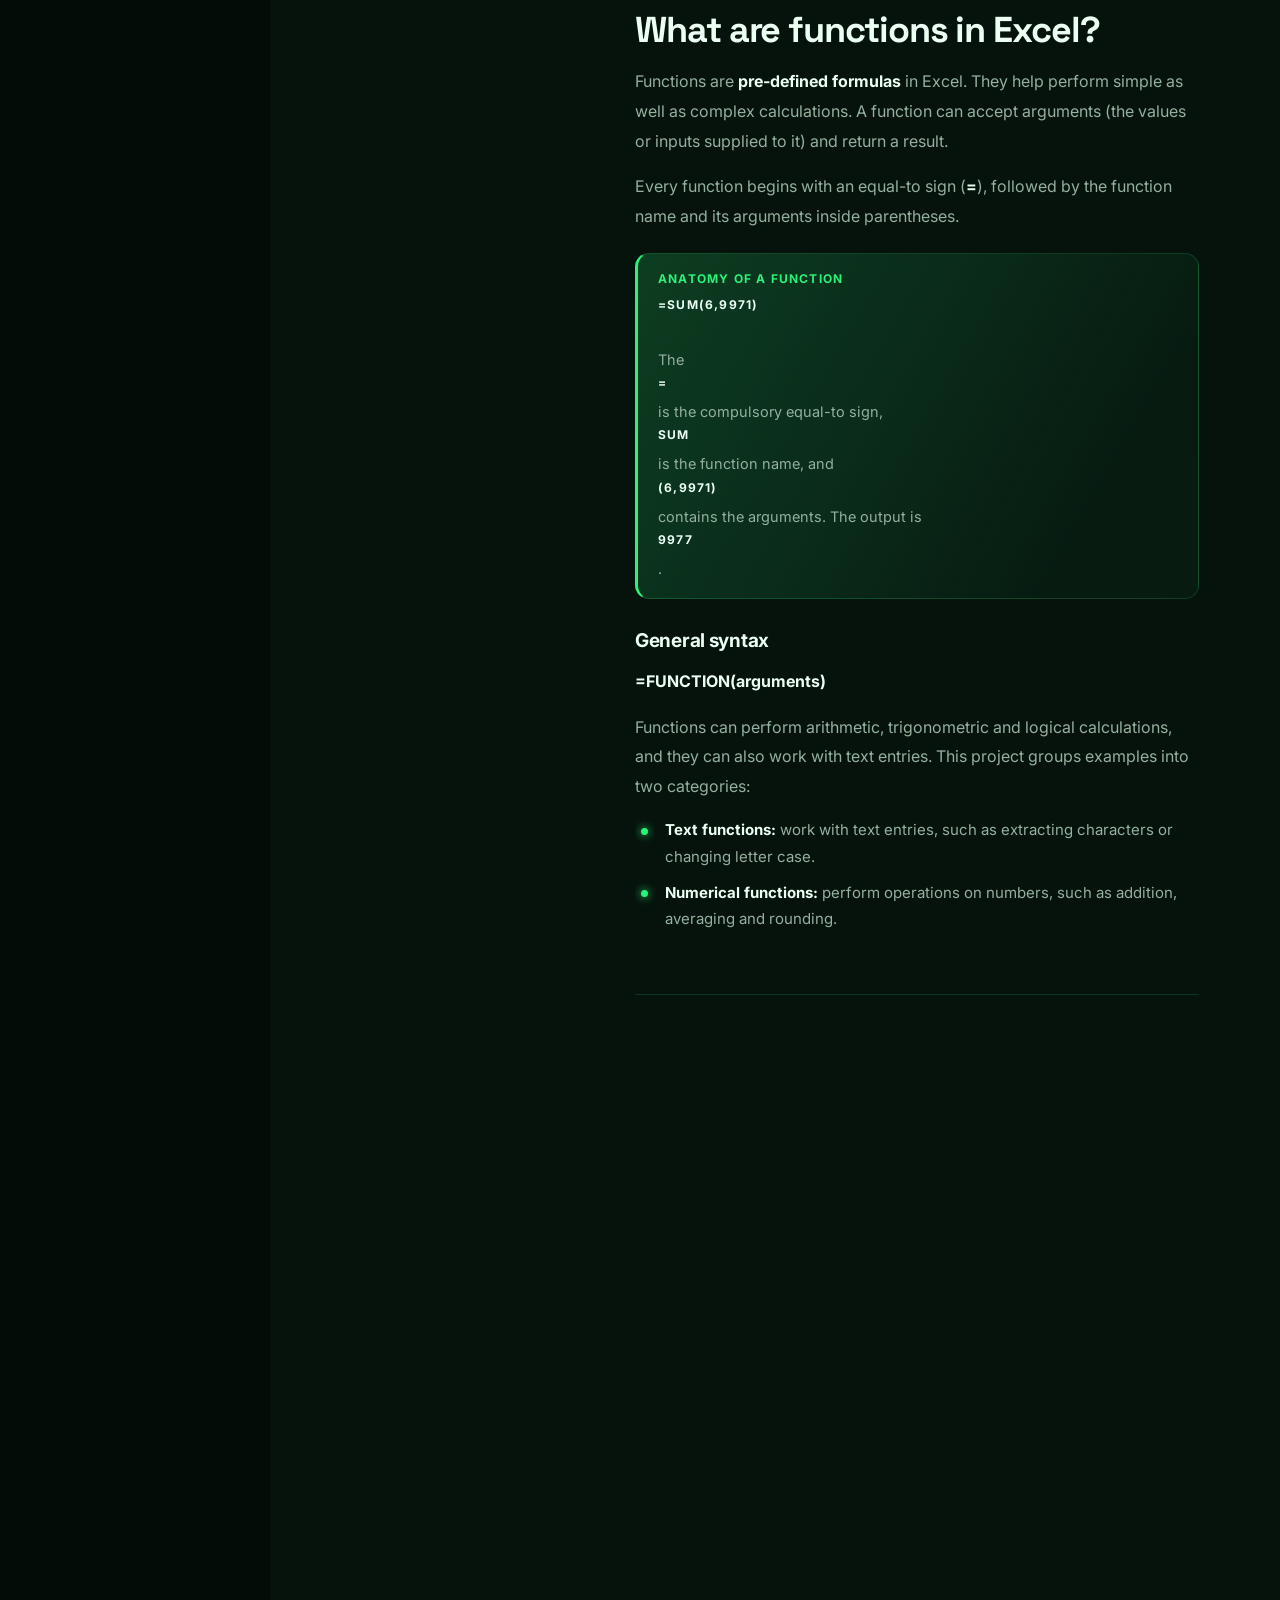
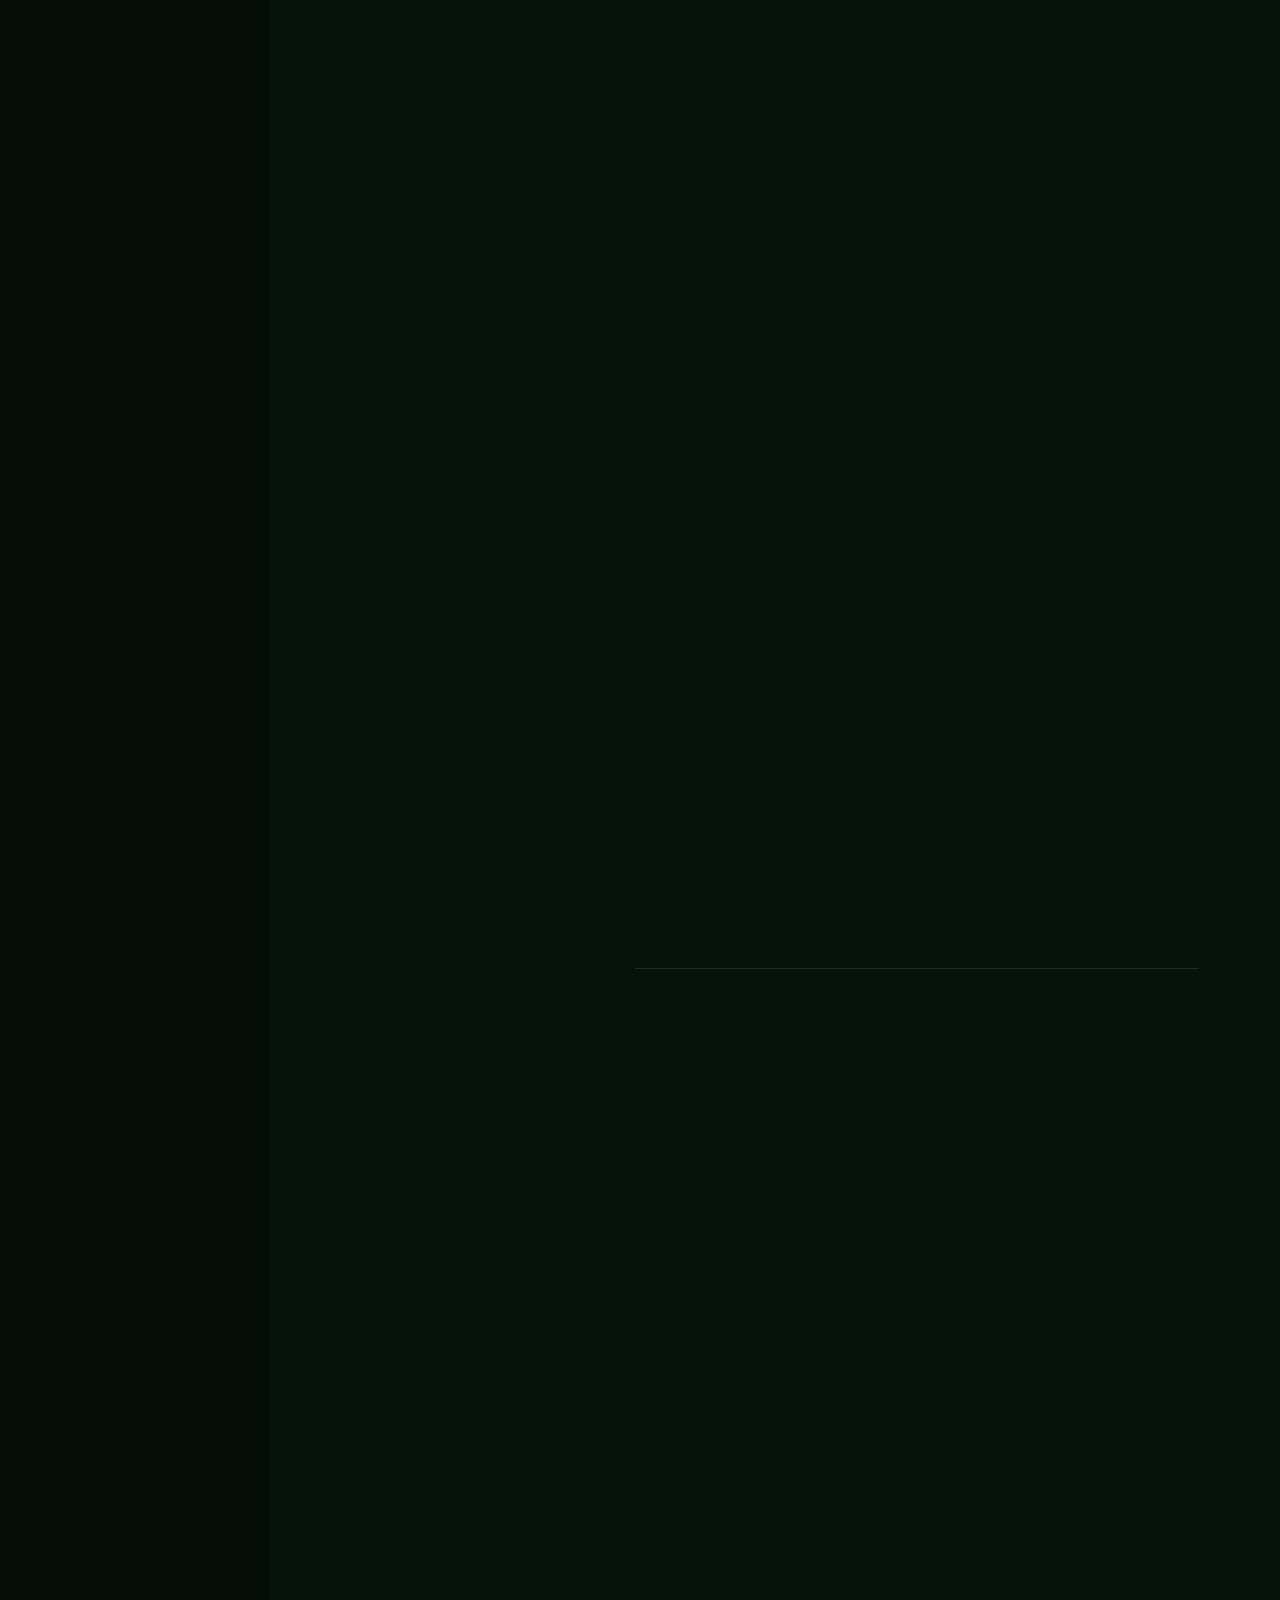
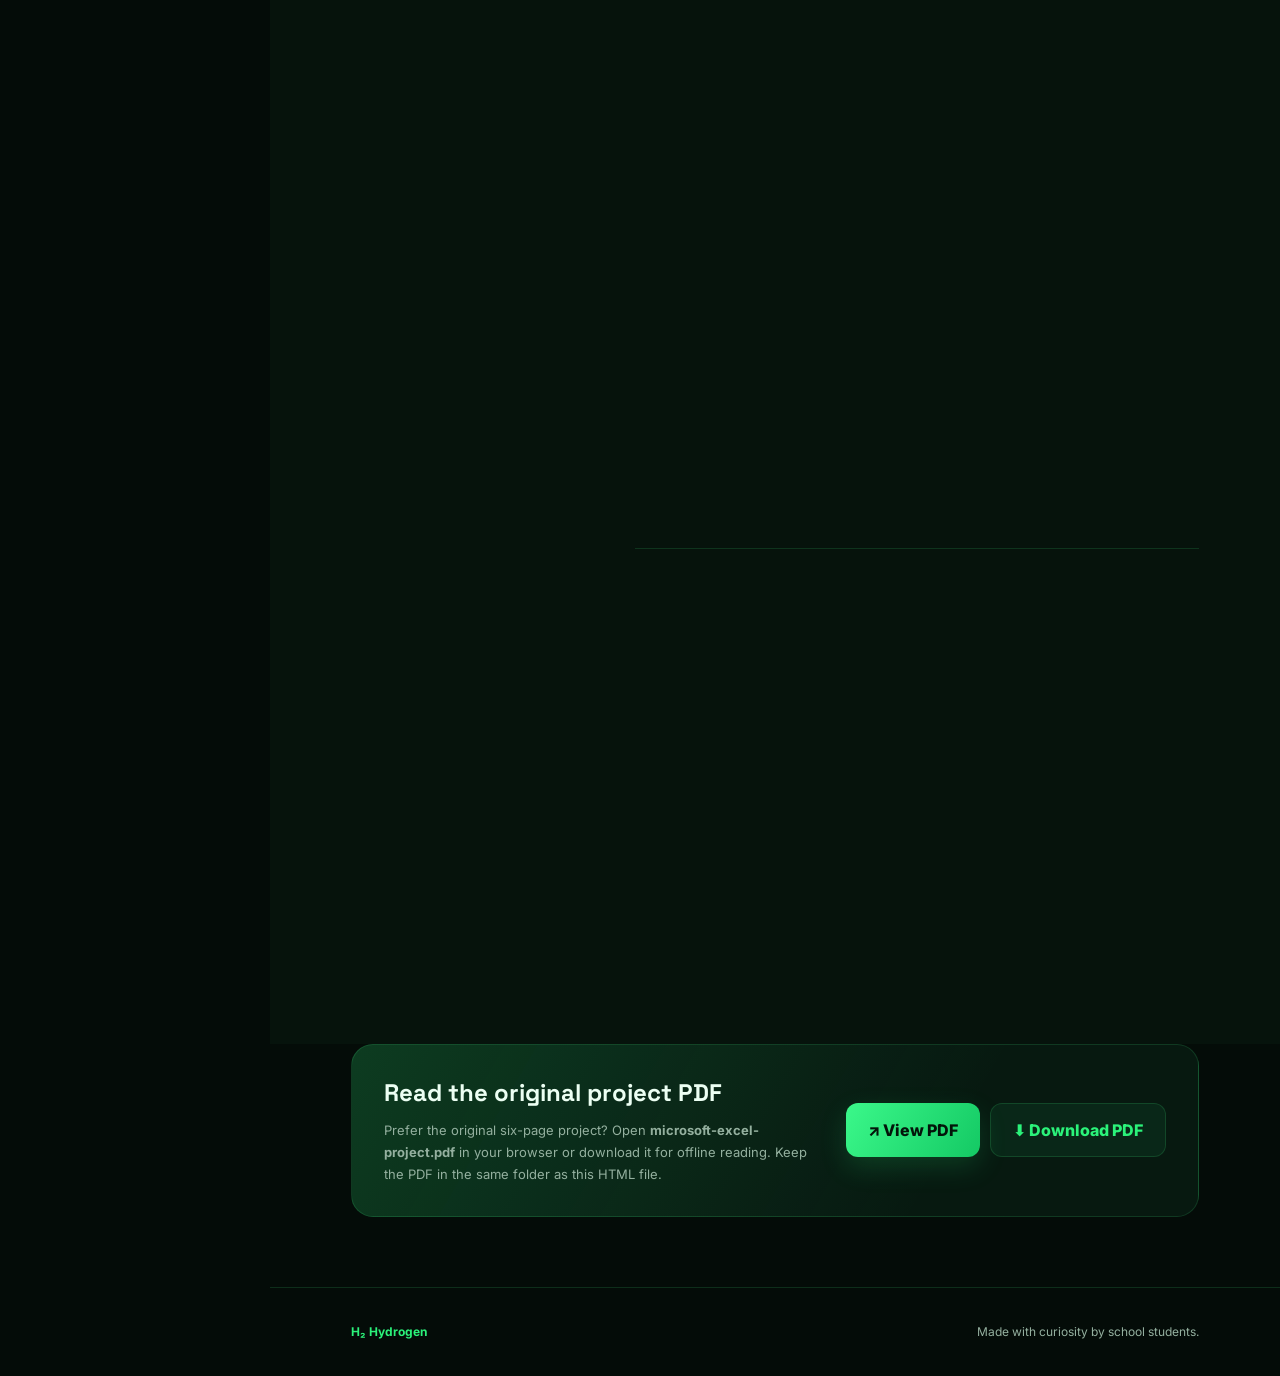
<file: microsoft-excel-functions.html>
<!DOCTYPE html>
<html lang="en">
<head>
<script async src="https://www.googletagmanager.com/gtm.js?id=GTM-MX22KRSZ"></script>
<script>
  window.dataLayer = window.dataLayer || [];
  function gtag(){dataLayer.push(arguments);}
  gtag('js', new Date());
</script>
  <meta charset="UTF-8">
  <meta name="viewport" content="width=device-width, initial-scale=1.0">
  <meta name="theme-color" content="#040c08">
  <script>
    (function () {
      var r = document.documentElement, t = "dark";
      try { if (localStorage.getItem("hydrogen-theme") === "light") t = "light"; } catch (e) {}
      r.setAttribute("data-theme", t);
      r.classList.add("js");
    })();
  </script>
  <link rel="preconnect" href="https://fonts.googleapis.com">
  <link rel="preconnect" href="https://fonts.gstatic.com" crossorigin>
  <link href="https://fonts.googleapis.com/css2?family=Inter:wght@400;500;600;700&family=Space+Grotesk:wght@500;600;700&display=swap" rel="stylesheet">
  <meta name="description" content="Explore Microsoft Excel and its text and numerical functions, with simple examples. By Tanvir Hussain.">
  <title>Microsoft Excel Functions | Hydrogen Blogs</title>
  <link rel="stylesheet" href="css/style.css">
  <link rel="shortcut icon" href="sources/favicon.png" type="image/png">
  <style>
    .post-hero { padding:64px 8% 40px; max-width:1200px; }
    .post-hero h2 { margin:20px 0 18px; font-size:clamp(36px,5.6vw,66px); line-height:1.02; letter-spacing:-.045em; max-width:900px; }
    .post-hero h2 span { background:linear-gradient(100deg,var(--accent),var(--accent-2),var(--accent)); background-size:200% auto; -webkit-background-clip:text; background-clip:text; color:transparent; -webkit-text-fill-color:transparent; animation:shimmer 6s linear infinite; }
    .post-hero .lead { max-width:740px; color:var(--muted); font-size:17px; line-height:1.75; }
    .post-meta { display:flex; flex-wrap:wrap; gap:10px; margin:24px 0 28px; }
    .post-meta span { padding:7px 13px; border:1px solid var(--border); border-radius:99px; background:var(--link-bg); color:var(--muted); font-size:12px; font-weight:600; }
    .back-link { color:var(--accent); font-size:13px; font-weight:700; }
    .back-link:hover { text-decoration:underline; text-underline-offset:4px; }
    .post-layout { display:grid; grid-template-columns:240px minmax(0,1fr); gap:44px; padding:48px 8% 70px; background:var(--band); border-top:1px solid var(--border); align-items:start; }
    .toc { position:sticky; top:84px; padding:20px; border:1px solid var(--border); border-radius:18px; background:var(--panel); }
    .toc h4 { font-size:11px; letter-spacing:1.4px; text-transform:uppercase; color:var(--accent); margin-bottom:12px; }
    .toc ol { list-style:none; display:grid; gap:2px; }
    .toc a { display:block; padding:7px 10px; border-radius:9px; color:var(--muted); font-size:13px; line-height:1.4; border-left:2px solid transparent; transition:color .2s,background .2s; }
    .toc a:hover { color:var(--text); background:var(--link-bg); }
    .toc a.on { color:var(--accent); background:var(--link-bg-hover); border-left-color:var(--accent); font-weight:700; }
    .toc .btn { width:100%; justify-content:center; margin-top:14px; padding:11px 14px; font-size:13px; }
    .toc-mobile { display:none; }
    .prose { min-width:0; max-width:780px; }
    .prose section { padding-bottom:42px; margin-bottom:42px; border-bottom:1px solid var(--border); scroll-margin-top:84px; content-visibility:auto; contain-intrinsic-size:auto 500px; }
    .prose section:last-of-type { border-bottom:0; margin-bottom:0; }
    .prose .chap { color:var(--accent); font-size:11px; font-weight:800; letter-spacing:1.6px; text-transform:uppercase; }
    .prose h3 { font-size:clamp(26px,3.4vw,36px); line-height:1.15; letter-spacing:-.03em; margin:10px 0 16px; }
    .prose h4 { font-size:19px; margin:28px 0 12px; letter-spacing:-.015em; }
    .prose p { color:var(--muted); font-size:16px; line-height:1.85; margin-bottom:16px; }
    .prose p strong,.prose li strong { color:var(--text); }
    /* Function tables: swipe or scroll horizontally on smaller screens. */
    .function-table-scroll {
      display: block;
      width: 100%;
      max-width: 100%;
      overflow-x: auto;
      overflow-y: hidden;
      -webkit-overflow-scrolling: touch;
      overscroll-behavior-x: contain;
      scrollbar-width: thin;
      scrollbar-color: var(--accent) var(--link-bg);
      border: 1px solid var(--border);
      border-radius: 12px;
      margin: 18px 0 22px;
      outline-offset: 4px;
    }
    .function-table-scroll:focus-visible {
      outline: 2px solid var(--accent);
    }
    .function-table-scroll table {
      width: 100%;
      min-width: 720px;
      border-collapse: collapse;
    }
    .function-table-scroll th,
    .function-table-scroll td {
      padding: 12px 14px;
      text-align: left;
      vertical-align: top;
    }
    .function-table-scroll td:first-child {
      min-width: 230px;
    }
    .function-table-scroll td:nth-child(2) {
      min-width: 190px;
    }
    .function-table-scroll td:nth-child(3) {
      min-width: 210px;
    }
    .prose ul,.prose ol.steps { margin:0 0 20px; padding-left:0; list-style:none; display:grid; gap:10px; }
    .prose ol.steps { counter-reset:s; }
    .prose li { color:var(--muted); font-size:15px; line-height:1.75; padding-left:30px; position:relative; }
    .prose ul li::before { content:""; position:absolute; left:6px; top:.7em; width:7px; height:7px; border-radius:50%; background:var(--accent); box-shadow:0 0 9px var(--accent); }
    .prose ol.steps li { counter-increment:s; }
    .prose ol.steps li::before { content:counter(s); position:absolute; left:0; top:.2em; width:21px; height:21px; border-radius:7px; background:var(--link-bg-hover); color:var(--accent); font:700 12px "Space Grotesk",sans-serif; display:grid; place-items:center; }
    .callout { margin:22px 0; padding:16px 20px; border:1px solid var(--border); border-left:3px solid var(--accent); border-radius:14px; background:linear-gradient(120deg,var(--glow),transparent 80%),var(--panel); }
    .callout strong { display:block; color:var(--accent); font-size:12px; letter-spacing:1.2px; text-transform:uppercase; margin-bottom:6px; }
    .callout p { margin:0; font-size:14.5px; line-height:1.75; }
    .dl-card { margin:0 8% 70px; padding:30px 32px; border:1px solid var(--border); border-radius:22px; background:linear-gradient(120deg,var(--glow),transparent 70%),var(--panel); display:flex; align-items:center; justify-content:space-between; gap:22px; }
    .dl-card h3 { font-size:24px; margin-bottom:8px; }
    .dl-card p { color:var(--muted); font-size:13px; line-height:1.7; max-width:620px; }
    .dl-actions { display:flex; flex-wrap:wrap; gap:10px; flex:none; }
    @media(max-width:1000px) {
      .post-layout { grid-template-columns:1fr; padding:36px 6% 56px; gap:24px; }
      .toc { display:none; }
      .toc-mobile { display:block; border:1px solid var(--border); border-radius:14px; background:var(--panel); padding:4px 16px; }
      .toc-mobile summary { cursor:pointer; padding:12px 0; font-weight:700; font-size:14px; color:var(--accent); }
      .toc-mobile ol { list-style:none; padding:0 0 12px; display:grid; gap:2px; }
      .toc-mobile a { display:block; padding:8px 4px; color:var(--muted); font-size:14px; }
      .toc-mobile .btn { width:100%; justify-content:center; margin:6px 0 12px; }
      .post-hero { padding:52px 6% 34px; }
      .dl-card { margin:0 6% 55px; }
    }
    @media(max-width:600px) {
      .prose p { font-size:15px; }
      .dl-card { padding:24px; flex-direction:column; align-items:flex-start; }
      .dl-card .btn { width:100%; justify-content:center; }
      .post-hero .hero-actions .btn { flex:1 1 100%; justify-content:center; }
    }
    @media print { .sidebar,.topbar,.toc,.toc-mobile,.dl-card,.green-pulse,.scroll-progress { display:none !important; } .content { margin-left:0 !important; } }
  </style>
</head>
<body>
  <div class="green-pulse"></div>
  <aside class="sidebar" id="sidebar">
    <div class="brand"><div class="logo">H₂</div><div><h1>Hydrogen</h1><span>Student Learning Hub</span></div></div>
    <button class="close-btn" id="closeSidebar" aria-label="Close menu">×</button>
    <nav aria-label="Main navigation">
      <a href="index.html">⌂ <span>Home</span></a>
      <a href="index.html#about">ⓘ <span>About</span></a>
      <a href="index.html#tutorials">▣ <span>Tutorials</span></a>
      <a href="studyguide.html">📚 <span>Study Guide</span></a>
      <a href="projects.html">📡 <span>Projects</span></a>
      <a href="blogs.html" class="active" aria-current="page">▤ <span>Blogs</span></a>
    </nav>
    <button class="theme-toggle" id="themeToggle" type="button" aria-label="Toggle light and dark mode" aria-pressed="false" data-theme-toggle>
      <span class="theme-label" id="themeLabel">Dark Mode</span>
      <span class="theme-switch" aria-hidden="true"><span class="knob"><svg class="ico moon" viewBox="0 0 24 24"><path d="M21 12.8A9 9 0 1 1 11.2 3a7 7 0 0 0 9.8 9.8z"/></svg><svg class="ico sun" viewBox="0 0 24 24"><circle cx="12" cy="12" r="4.2"/><path d="M12 2v2.5M12 19.5V22M2 12h2.5M19.5 12H22M4.9 4.9l1.8 1.8M17.3 17.3l1.8-1.8M4.9 19.1l-1.8-1.8M17.3 6.7l-1.8-1.8" fill="none"/></svg></span></span>
    </button>
    <div class="sidebar-footer"><span class="dot"></span> Made by school students</div>
  </aside>

  <main class="content">
    <header class="topbar">
      <button class="menu-btn" id="openSidebar" aria-label="Open menu">☰</button>
      <a href="blogs.html" class="mini-brand">← Hydrogen Blogs</a>
      <div class="top-actions">
        <a href="#download" class="top-link">View PDF</a>
        <button class="theme-mini" type="button" aria-label="Toggle light and dark mode" data-theme-toggle><svg class="ico moon" viewBox="0 0 24 24"><path d="M21 12.8A9 9 0 1 1 11.2 3a7 7 0 0 0 9.8 9.8z"/></svg><svg class="ico sun" viewBox="0 0 24 24"><circle cx="12" cy="12" r="4.2"/><path d="M12 2v2.5M12 19.5V22M2 12h2.5M19.5 12H22M4.9 4.9l1.8 1.8M17.3 17.3l1.8-1.8M4.9 19.1l-1.8-1.8M17.3 6.7l-1.8-1.8" fill="none"/></svg></button>
      </div>
    </header>

    <section class="post-hero">
      <a class="back-link" href="blogs.html">← Back to all blogs</a>
      <div class="eyebrow" style="margin-top:22px"><span class="blink-dot"></span> COMPUTER SCIENCE • SPREADSHEETS • EXCEL</div>
      <h2>Exploring <span>Microsoft Excel.</span></h2>
      <p class="lead">Discover how Microsoft Excel organises information in rows, columns and cells, and learn how text and numerical functions make working with data easier.</p>
      <div class="post-meta">
        <span>📊 Computer Science</span>
        <span>✍ Tanvir Hussain</span>
        <span>📄 Original PDF included</span>
        <span>📖 6 pages</span>
      </div>
      <div class="hero-actions">
        <a href="#ch1" class="btn primary">Start Reading ↓</a>
        <a href="#download" class="btn secondary">View Original PDF</a>
      </div>
    </section>

    <div class="post-layout">
      <aside class="toc" aria-label="Table of contents">
        <h4>Contents</h4>
        <ol id="tocList">
          <li><a href="#ch1">1 · Introduction</a></li>
          <li><a href="#ch2">2 · Functions in Excel</a></li>
          <li><a href="#ch3">3 · Text Functions</a></li>
          <li><a href="#ch4">4 · Numerical Functions</a></li>
          <li><a href="#ch5">5 · Key Takeaways</a></li>
        </ol>
        <a href="microsoft-excel-project.pdf" target="_blank" rel="noopener" class="btn primary">↗ View PDF</a>
      </aside>

      <article class="prose">
        <details class="toc-mobile">
          <summary>Table of contents</summary>
          <ol>
            <li><a href="#ch1">1 · Introduction</a></li>
            <li><a href="#ch2">2 · Functions in Excel</a></li>
            <li><a href="#ch3">3 · Text Functions</a></li>
            <li><a href="#ch4">4 · Numerical Functions</a></li>
            <li><a href="#ch5">5 · Key Takeaways</a></li>
          </ol>
          <a href="microsoft-excel-project.pdf" target="_blank" rel="noopener" class="btn primary">↗ View PDF</a>
        </details>

        <section id="ch1">
          <span class="chap">Introduction</span>
          <h3>A spreadsheet tool for organising and understanding data</h3>
          <p><strong>Microsoft Excel</strong> is a popular spreadsheet application developed by Microsoft. It is used to store, organise, calculate and analyse data in a tabular format. Information is arranged in rows and columns, and each box formed where a row and column meet is called a <strong>cell</strong>.</p>
          <p>Excel is useful because it combines an easy-to-use grid with functions that can perform calculations and work with text. It can also create graphs and charts to help present information clearly.</p>
          <h4>What Excel helps us do</h4>
          <ul>
            <li><strong>Store:</strong> keep information in a table.</li>
            <li><strong>Organise:</strong> arrange data in rows and columns.</li>
            <li><strong>Calculate:</strong> perform mathematical operations quickly.</li>
            <li><strong>Analyse:</strong> use data to create graphs and charts.</li>
          </ul>
          <div class="callout"><strong>Rows, columns and cells</strong><p>A <strong>row</strong> runs horizontally, a <strong>column</strong> runs vertically, and a <strong>cell</strong> is the box at their intersection. For example, <strong>C3</strong> means the cell in column C and row 3.</p></div>
        </section>

        <section id="ch2">
          <span class="chap">Part 01</span>
          <h3>What are functions in Excel?</h3>
          <p>Functions are <strong>pre-defined formulas</strong> in Excel. They help perform simple as well as complex calculations. A function can accept arguments (the values or inputs supplied to it) and return a result.</p>
          <p>Every function begins with an equal-to sign (<strong>=</strong>), followed by the function name and its arguments inside parentheses.</p>
          <div class="callout"><strong>Anatomy of a function</strong><p><strong>=SUM(6,9971)</strong><br>The <strong>=</strong> is the compulsory equal-to sign, <strong>SUM</strong> is the function name, and <strong>(6,9971)</strong> contains the arguments. The output is <strong>9977</strong>.</p></div>
          <h4>General syntax</h4>
          <p><strong>=FUNCTION(arguments)</strong></p>
          <p>Functions can perform arithmetic, trigonometric and logical calculations, and they can also work with text entries. This project groups examples into two categories:</p>
          <ul>
            <li><strong>Text functions:</strong> work with text entries, such as extracting characters or changing letter case.</li>
            <li><strong>Numerical functions:</strong> perform operations on numbers, such as addition, averaging and rounding.</li>
          </ul>
        </section>

        <section id="ch3">
          <span class="chap">Part 02</span>
          <h3>Text functions in Excel</h3>
          <p>Text functions help us extract, count, join, format and change text. The examples below use the word “COMPUTER”, simple words and numbers to show what each function returns.</p>
          <div class="table-wrap function-table-scroll" role="region" aria-label="Scrollable function table" tabindex="0"><table>
            <thead><tr><th>Function</th><th>Purpose</th><th>Example</th><th>Output</th></tr></thead>
            <tbody>
              <tr><td><strong>LEFT(text, [num_chars])</strong></td><td>Extracts characters from the left side.</td><td><code>=LEFT("COMPUTER",4)</code></td><td>COMP</td></tr>
              <tr><td><strong>RIGHT(text, [num_chars])</strong></td><td>Extracts characters from the right side.</td><td><code>=RIGHT("COMPUTER",4)</code></td><td>UTER</td></tr>
              <tr><td><strong>MID(text, start_num, num_chars)</strong></td><td>Extracts characters from the middle.</td><td><code>=MID("COMPUTER",3,4)</code></td><td>MPUT</td></tr>
              <tr><td><strong>LEN(text)</strong></td><td>Counts the number of characters.</td><td><code>=LEN("Excel")</code></td><td>5</td></tr>
              <tr><td><strong>UPPER(text)</strong></td><td>Converts text to uppercase.</td><td><code>=UPPER("excel")</code></td><td>EXCEL</td></tr>
              <tr><td><strong>LOWER(text)</strong></td><td>Converts text to lowercase.</td><td><code>=LOWER("EXCEL")</code></td><td>excel</td></tr>
              <tr><td><strong>PROPER(text)</strong></td><td>Capitalises the first letter of each word.</td><td><code>=PROPER("microsoft excel")</code></td><td>Microsoft Excel</td></tr>
              <tr><td><strong>TRIM(text)</strong></td><td>Removes extra spaces from text.</td><td><code>=TRIM("   Hello   World   ")</code></td><td>Hello World</td></tr>
              <tr><td><strong>CONCAT(text1, [text2], ...)</strong></td><td>Joins two or more text strings.</td><td><code>=CONCAT("Hello"," World")</code></td><td>Hello World</td></tr>
              <tr><td><strong>TEXT(value, format_text)</strong></td><td>Converts a number into formatted text.</td><td><code>=TEXT(1234.5,"0.00")</code></td><td>1234.50</td></tr>
            </tbody>
          </table></div>
          <div class="callout"><strong>Quick way to remember</strong><p><strong>LEFT</strong>, <strong>RIGHT</strong> and <strong>MID</strong> extract parts of text; <strong>LEN</strong> counts characters; <strong>UPPER</strong>, <strong>LOWER</strong> and <strong>PROPER</strong> change letter case; and <strong>CONCAT</strong> joins text.</p></div>
        </section>

        <section id="ch4">
          <span class="chap">Part 03</span>
          <h3>Numerical functions in Excel</h3>
          <p>Numerical functions perform calculations on numbers. They can add values, find averages, identify the highest or lowest number, count numeric entries and carry out other mathematical operations.</p>
          <div class="table-wrap function-table-scroll" role="region" aria-label="Scrollable function table" tabindex="0"><table>
            <thead><tr><th>Function</th><th>Purpose</th><th>Example</th><th>Output</th></tr></thead>
            <tbody>
              <tr><td><strong>SUM(number1, [number2], ...)</strong></td><td>Adds numbers together.</td><td><code>=SUM(10,20,30)</code></td><td>60</td></tr>
              <tr><td><strong>AVERAGE(number1, [number2], ...)</strong></td><td>Calculates the average.</td><td><code>=AVERAGE(10,20,30)</code></td><td>20</td></tr>
              <tr><td><strong>MAX(number1, [number2], ...)</strong></td><td>Finds the largest value.</td><td><code>=MAX(10,25,15)</code></td><td>25</td></tr>
              <tr><td><strong>MIN(number1, [number2], ...)</strong></td><td>Finds the smallest value.</td><td><code>=MIN(10,25,15)</code></td><td>10</td></tr>
              <tr><td><strong>COUNT(value1, [value2], ...)</strong></td><td>Counts cells containing numbers.</td><td><code>=COUNT(10,20,30)</code></td><td>3</td></tr>
              <tr><td><strong>PRODUCT(number1, [number2], ...)</strong></td><td>Multiplies numbers together.</td><td><code>=PRODUCT(5,4)</code></td><td>20</td></tr>
              <tr><td><strong>ROUND(number, num_digits)</strong></td><td>Rounds a number to specified digits.</td><td><code>=ROUND(12.567,2)</code></td><td>12.57</td></tr>
              <tr><td><strong>ABS(number)</strong></td><td>Returns the absolute value.</td><td><code>=ABS(-25)</code></td><td>25</td></tr>
              <tr><td><strong>SQRT(number)</strong></td><td>Calculates the square root.</td><td><code>=SQRT(64)</code></td><td>8</td></tr>
              <tr><td><strong>POWER(number, power)</strong></td><td>Raises a number to a specified power.</td><td><code>=POWER(5,2)</code></td><td>25</td></tr>
            </tbody>
          </table></div>
          <p>For example, <strong>=SUM(10,20,30)</strong> adds the three values and returns 60. <strong>=AVERAGE(10,20,30)</strong> returns 20, while <strong>=MAX(10,25,15)</strong> and <strong>=MIN(10,25,15)</strong> find the highest and lowest values.</p>
        </section>

        <section id="ch5">
          <span class="chap">Conclusion</span>
          <h3>Making data easier to work with</h3>
          <p>Microsoft Excel combines the spreadsheet grid with functions that make it easier to organise and work with information. Text functions help handle words and characters, while numerical functions help perform calculations on values.</p>
          <p>Understanding the syntax of a function and choosing the right function for a task are useful first steps towards working confidently with spreadsheets.</p>
          <p style="color:var(--faint);font-size:13px">Written by <strong>Tanvir Hussain</strong> · Class 7 · Roll No. 01 · JTS English Medium School</p>
        </section>
      </article>
    </div>

    <section class="dl-card" id="download">
      <div>
        <h3>Read the original project PDF</h3>
        <p>Prefer the original six-page project? Open <strong>microsoft-excel-project.pdf</strong> in your browser or download it for offline reading. Keep the PDF in the same folder as this HTML file.</p>
      </div>
      <div class="dl-actions">
        <a class="btn primary" href="sources/Excel_Project_Tanvir_Hussain.pdf" target="_blank" rel="noopener">↗ View PDF</a>
        <a class="btn secondary" href="sources/Excel_Project_Tanvir_Hussain.pdf" download="sources/Excel_Project_Tanvir_Hussain.pdf">⬇ Download PDF</a>
      </div>
    </section>

    <footer><strong>H₂ Hydrogen</strong><span>Made with curiosity by school students.</span></footer>
  </main>

  <script src="script.js"></script>
  <script>
    (() => {
      const links = [...document.querySelectorAll('#tocList a')];
      const map = new Map(links.map(a => [a.getAttribute('href').slice(1), a]));
      if ('IntersectionObserver' in window) {
        const io = new IntersectionObserver(entries => {
          entries.forEach(entry => {
            if (!entry.isIntersecting) return;
            links.forEach(link => link.classList.remove('on'));
            map.get(entry.target.id)?.classList.add('on');
          });
        }, { rootMargin: '-20% 0px -70% 0px' });
        map.forEach((_, id) => {
          const section = document.getElementById(id);
          if (section) io.observe(section);
        });
      }
      document.querySelectorAll('.toc-mobile a').forEach(link => {
        link.addEventListener('click', () => { link.closest('details').open = false; });
      });
    })();
  </script>
</body>
</html>
</file>
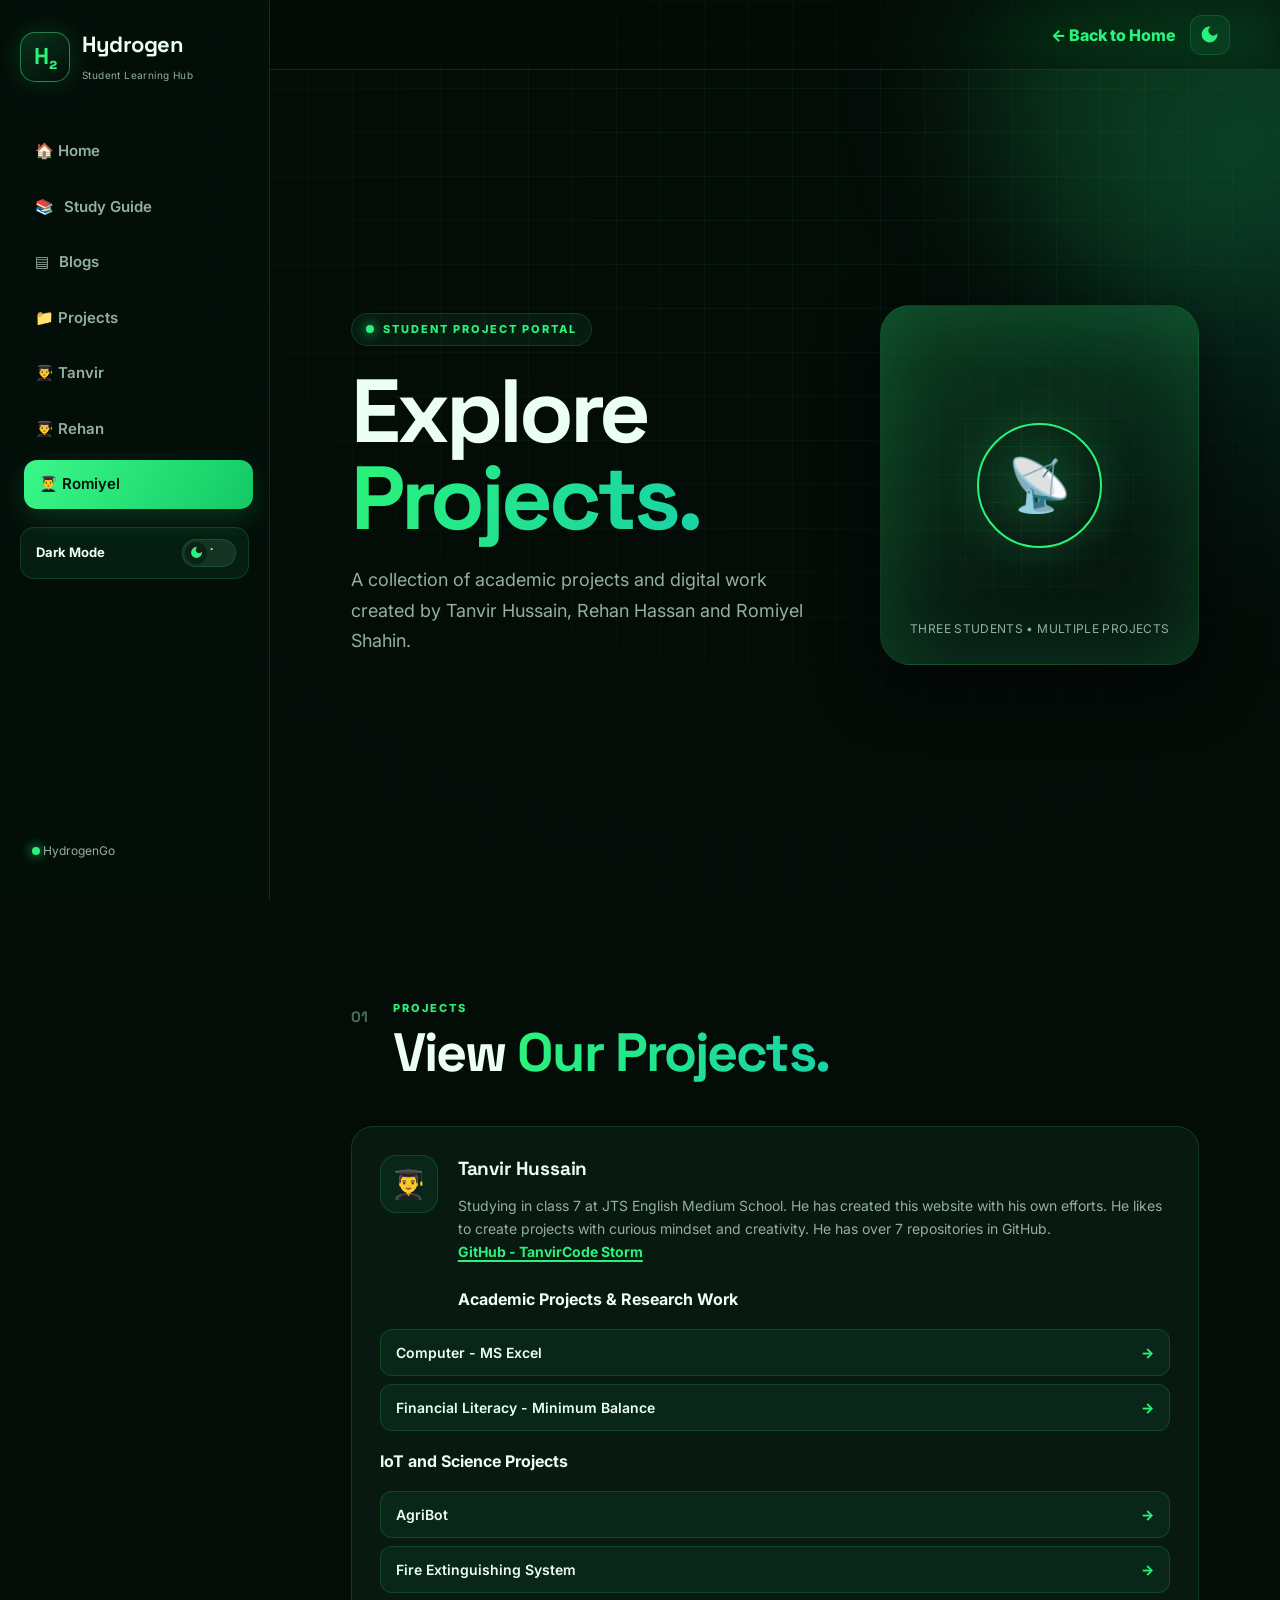
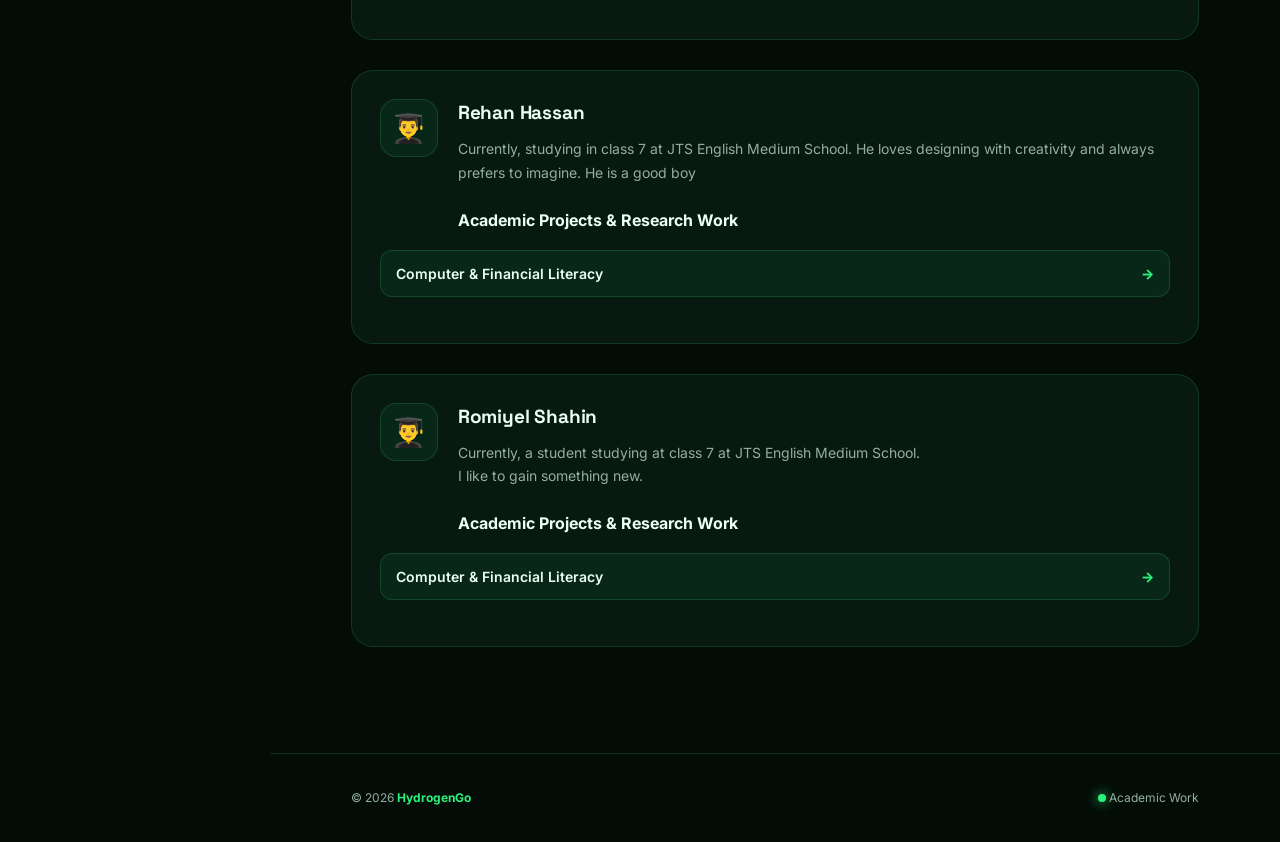
<file: projects.html>
<!DOCTYPE html>
<html lang="en">

<head>
<script async src="https://www.googletagmanager.com/gtm.js?id=GTM-MX22KRSZ"></script>
<script>
  window.dataLayer = window.dataLayer || [];
  function gtag(){dataLayer.push(arguments);}
  gtag('js', new Date());
</script>

    <meta charset="UTF-8">

    <meta name="viewport" content="width=device-width, initial-scale=1.0">
    <meta name="theme-color" content="#040c08">
  <script>
    (function () {
      var r = document.documentElement, t = "dark";
      try { if (localStorage.getItem("hydrogen-theme") === "light") t = "light"; } catch (e) {}
      r.setAttribute("data-theme", t);
      r.classList.add("js");
    })();
  </script>
  <link rel="preconnect" href="https://fonts.googleapis.com">
  <link rel="preconnect" href="https://fonts.gstatic.com" crossorigin>
  <link href="https://fonts.googleapis.com/css2?family=Inter:wght@400;500;600;700&family=Space+Grotesk:wght@500;600;700&display=swap" rel="stylesheet">
     <meta name="description" content="Here are some of our top projects.">
  <link rel="shortcut icon" href="sources/favicon.png" type="image/png">

    <title>Hydrogen | Projects - HydrogenGo</title>

    <!-- Existing CSS -->
    <link rel="stylesheet" href="css/style.css">

</head>


<body>

    <div class="green-pulse"></div>


    <!-- SIDEBAR -->

    <aside class="sidebar" id="sidebar">

        <button class="close-btn" id="closeSidebar" aria-label="Close menu">×</button>


<div class="brand">
      <div class="logo">H₂</div>
      <div>
        <h1>Hydrogen</h1>
        <span>Student Learning Hub</span>
      </div>

        </div>


        <nav>

            <a href="index.html">
                🏠 Home
            </a>
            <a href="studyguide.html">📚 <span>Study Guide</span></a>
            <a href="blogs.html" aria-current="page">▤ <span>Blogs</span></a>
            <a href="#projects"
               class="active">
                📁 Projects
                
            </a>

            <a href="#tanvir">
                👨‍🎓 Tanvir
            </a>

            <a href="#rehan">
                👨‍🎓 Rehan
            </a>

            <a href="#romiyel">
                👨‍🎓 Romiyel
            </a>

        </nav>


        <button class="theme-toggle" id="themeToggle" type="button" aria-label="Toggle light and dark mode" aria-pressed="false" data-theme-toggle>
      <span class="theme-label" id="themeLabel">Dark Mode</span>
      <span class="theme-switch" aria-hidden="true"><span class="knob"><svg class="ico moon" viewBox="0 0 24 24"><path d="M21 12.8A9 9 0 1 1 11.2 3a7 7 0 0 0 9.8 9.8z"/></svg><svg class="ico sun" viewBox="0 0 24 24"><circle cx="12" cy="12" r="4.2"/><path d="M12 2v2.5M12 19.5V22M2 12h2.5M19.5 12H22M4.9 4.9l1.8 1.8M17.3 17.3l1.8 1.8M4.9 19.1l1.8-1.8M17.3 6.7l1.8-1.8" fill="none"/></svg></span></span>
    </button>


        <div class="sidebar-footer">

            <span class="dot"></span>

            HydrogenGo 

        </div>

    </aside>



    <!-- MAIN CONTENT -->

    <div class="content">


        <!-- TOPBAR -->

        <header class="topbar">

            <button class="menu-btn" id="openSidebar" aria-label="Open menu">☰</button>

            <span class="mini-brand">
                PROJECTS
            </span>

            <div class="top-actions">
                <a href="index.html" class="top-link">← Back to Home</a>
                <button class="theme-mini" type="button" aria-label="Toggle light and dark mode" data-theme-toggle><svg class="ico moon" viewBox="0 0 24 24"><path d="M21 12.8A9 9 0 1 1 11.2 3a7 7 0 0 0 9.8 9.8z"/></svg><svg class="ico sun" viewBox="0 0 24 24"><circle cx="12" cy="12" r="4.2"/><path d="M12 2v2.5M12 19.5V22M2 12h2.5M19.5 12H22M4.9 4.9l1.8 1.8M17.3 17.3l1.8 1.8M4.9 19.1l1.8-1.8M17.3 6.7l1.8-1.8" fill="none"/></svg></button>
            </div>

        </header>



        <!-- HERO -->

        <section class="hero">

            <div>

                <div class="eyebrow">

                    <span class="blink-dot"></span>

                    STUDENT PROJECT PORTAL

                </div>


                <h2>

                    Explore<br>

                    <span>Projects.</span>

                </h2>


                <p>
                    A collection of academic projects and
                    digital work created by Tanvir Hussain,
                    Rehan Hassan and Romiyel Shahin.
                </p>

            </div>



                      <div
class="hero-card">
        <div class="atom">📡</div>


                <p>
                    THREE STUDENTS • MULTIPLE PROJECTS
                </p>

            </div>

        </section>



        <!-- PROJECTS -->

            <section class="section" id="projects">
      <div class="section-heading">
        <span>01</span>
        <div>
          <p class="eyebrow">PROJECTS</p>
          <h2>View <span>Our Projects.</span></h2>
        </div>
      </div>



            <!-- TANVIR -->

            <article class="glass-card"
                     id="tanvir">

                <div class="person-header">

                    <div class="card-icon">
                        👨‍🎓
                    </div>

                    <div>

                        <h3>
                            Tanvir Hussain
                        </h3>
                <p>Studying in class 7 at JTS English Medium School. He has created this website with his own efforts. He likes to create projects with curious mindset and creativity. He has over 7 repositories in GitHub. <br> <strong><a href="https://GitHub.com/TanvirCodeStorm">GitHub - TanvirCode Storm</a></strong></p> 
                       <br>
                            <strong>
                            Academic Projects & Research Work
                            </strong>
                       

                    </div>

                </div>
<nav class="studyarea">
<ul>
<li> <a href="sources/Excel_Project_Tanvir_Hussain.pdf">Computer - MS Excel</a></li>

<li> <a href="https://drive.google.com/file/d/1aXXQp_ulLlXmWJgx0pCofXjJl2DgZSJA/view?usp=drive_link" target="_blank">Financial Literacy - Minimum Balance</a></li>

</ul>
 </nav>            
<strong>
IoT and Science Projects
</strong>
<nav class="studyarea">
<ul>
<li> <a href="https://github.com/TanvirCodeStorm/AgriBot">AgriBot</a></li>
<li> <a href="https://github.com/TanvirCodeStorm/Automated-Fire-Extinguishing-System">Fire Extinguishing System</a></li>

</ul>
</nav>



            </article>

<br>

            <!-- REHAN -->

            <article class="glass-card"
                     id="rehan">

                <div class="person-header">

                    <div class="card-icon">
                        👨‍🎓
                    </div>

                    <div>

                        <h3>
                            Rehan Hassan
                        </h3>
<p>Currently, studying in class 7 at JTS English Medium School. He loves designing with creativity and always prefers to imagine. He is a good boy</p>
<br>
                         <strong>
                            Academic Projects & Research Work
                         </strong>

                    </div>

                </div>


                <nav class="studyarea">
<ul>
<li> <a href="sources/Excel_Notes_Rehan_Hassan.pdf">Computer & Financial Literacy</a></li>
</ul>
</nav>



      

            </article>
<br>


            <!-- ROMIYEL -->

            <article class="glass-card"
                     id="romiyel">

                <div class="person-header">

                    <div class="card-icon">
                        👨‍🎓
                    </div>

                    <div>

                        <h3>
                            Romiyel Shahin
                        </h3>
<p>
Currently, a student studying at class 7 at JTS English Medium School. <br>
I like to gain something new.
</p><br>
                         <strong>
                            Academic Projects & Research Work
                         </strong>

                    </div>

                </div>


        <nav class="studyarea">
<ul>
<li> <a href="sources/Computer_and_Financial_Literacy_Romiyel.pdf">Computer & Financial Literacy</a></li>
</ul>
</nav>

             

            </article>


        </section>



        <!-- FOOTER -->

        <footer>

            <span>
                © 2026
                <strong>HydrogenGo</strong>
            </span>

            <span>

                <span class="dot"></span>

                Academic Work

            </span>

        </footer>


    </div>



    <!-- JAVASCRIPT -->

    <script src="script.js"></script>

</body>

</html>
</file>
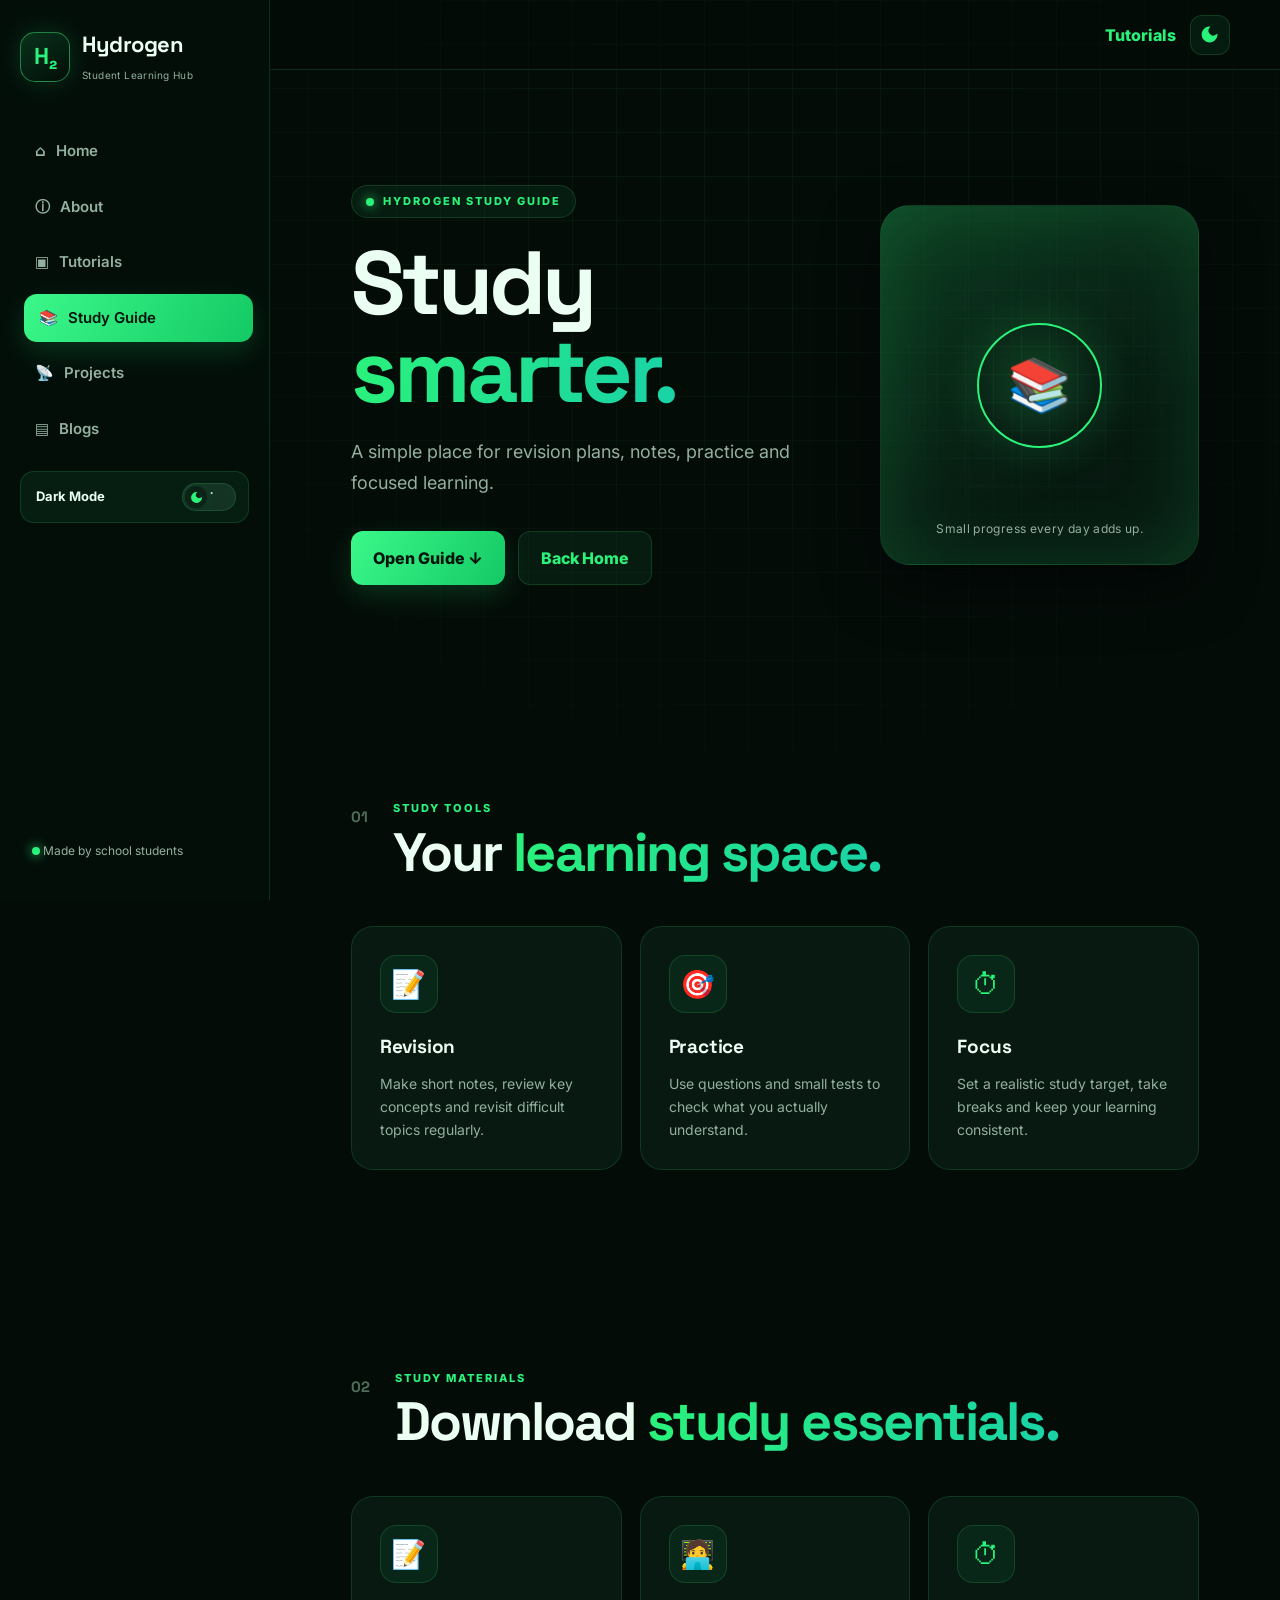
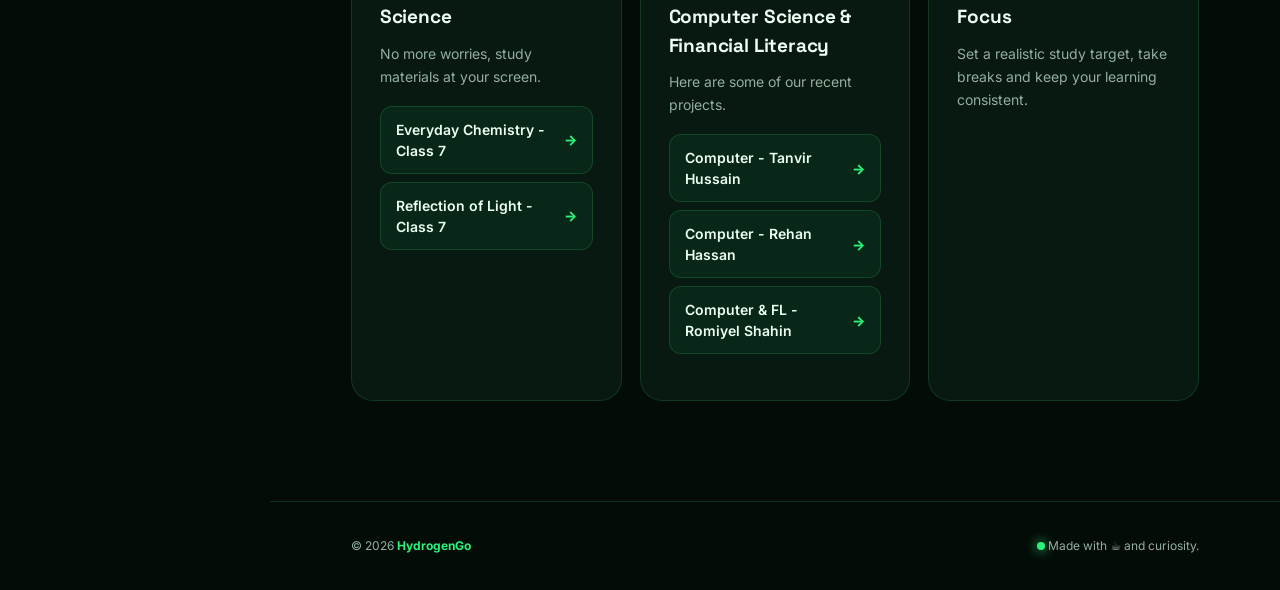
<file: studyguide.html>
<!DOCTYPE html>
<html lang="en">
<head>
<script async src="https://www.googletagmanager.com/gtm.js?id=GTM-MX22KRSZ"></script>
<script>
  window.dataLayer = window.dataLayer || [];
  function gtag(){dataLayer.push(arguments);}
  gtag('js', new Date());
</script>
  <meta charset="UTF-8">
  <meta name="viewport" content="width=device-width, initial-scale=1.0">
  <meta name="theme-color" content="#040c08">
  <script>
    (function () {
      var r = document.documentElement, t = "dark";
      try { if (localStorage.getItem("hydrogen-theme") === "light") t = "light"; } catch (e) {}
      r.setAttribute("data-theme", t);
      r.classList.add("js");
    })();
  </script>
  <link rel="preconnect" href="https://fonts.googleapis.com">
  <link rel="preconnect" href="https://fonts.gstatic.com" crossorigin>
  <link href="https://fonts.googleapis.com/css2?family=Inter:wght@400;500;600;700&family=Space+Grotesk:wght@500;600;700&display=swap" rel="stylesheet">
   <meta name="description" content="This is our study guide. Many study materials, PDFs, documents realated to studies are available here.">
  <title>Hydrogen | Study Guide</title>
  <link rel="stylesheet" href="css/style.css">
  <link rel="shortcut icon" href="sources/favicon.png" type="image/png">
</head>
<body>
  <aside class="sidebar" id="sidebar">
    <button class="close-btn" id="closeSidebar" aria-label="Close menu">×</button>

    <div class="brand">
      <div class="logo">H₂</div>
      <div><h1>Hydrogen</h1><span>Student Learning Hub</span></div>
    </div>
    <nav>
      <a href="index.html">⌂ <span>Home</span></a>
      <a href="index.html#about">ⓘ <span>About</span></a>
      <a href="index.html#tutorials">▣ <span>Tutorials</span></a>
      <a href="studyguide.html" class="active">📚 <span>Study Guide</span></a>
      <a href="projects.html">📡 <span>Projects</span></a>
      <a href="blogs.html" aria-current="page">▤ <span>Blogs</span></a>
    </nav>

    <button class="theme-toggle" id="themeToggle" type="button" aria-label="Toggle light and dark mode" aria-pressed="false" data-theme-toggle>
      <span class="theme-label" id="themeLabel">Dark Mode</span>
      <span class="theme-switch" aria-hidden="true"><span class="knob"><svg class="ico moon" viewBox="0 0 24 24"><path d="M21 12.8A9 9 0 1 1 11.2 3a7 7 0 0 0 9.8 9.8z"/></svg><svg class="ico sun" viewBox="0 0 24 24"><circle cx="12" cy="12" r="4.2"/><path d="M12 2v2.5M12 19.5V22M2 12h2.5M19.5 12H22M4.9 4.9l1.8 1.8M17.3 17.3l1.8 1.8M4.9 19.1l1.8-1.8M17.3 6.7l1.8-1.8" fill="none"/></svg></span></span>
    </button>

    <div class="sidebar-footer"><span class="dot"></span> Made by school students</div>
  </aside>

  <main class="content">
    <header class="topbar">
      <button class="menu-btn" id="openSidebar" aria-label="Open menu">☰</button>
      <a href="index.html" class="mini-brand">← Hydrogen</a>
      <div class="top-actions">
        <a href="index.html#tutorials" class="top-link">Tutorials</a>
        <button class="theme-mini" type="button" aria-label="Toggle light and dark mode" data-theme-toggle><svg class="ico moon" viewBox="0 0 24 24"><path d="M21 12.8A9 9 0 1 1 11.2 3a7 7 0 0 0 9.8 9.8z"/></svg><svg class="ico sun" viewBox="0 0 24 24"><circle cx="12" cy="12" r="4.2"/><path d="M12 2v2.5M12 19.5V22M2 12h2.5M19.5 12H22M4.9 4.9l1.8 1.8M17.3 17.3l1.8 1.8M4.9 19.1l1.8-1.8M17.3 6.7l1.8-1.8" fill="none"/></svg></button>
      </div>
    </header>

    <section class="hero" style="min-height:70vh;">
      <div class="hero-text">
        <div class="eyebrow"><span class="blink-dot"></span> HYDROGEN STUDY GUIDE</div>
        <h2>Study <span>smarter.</span></h2>
        <p>A simple place for revision plans, notes, practice and focused learning.</p>
        <div class="hero-actions">
          <a href="#guide" class="btn primary">Open Guide ↓</a>
          <a href="index.html" class="btn secondary">Back Home</a>
        </div>
      </div>
      <div class="hero-card">
        <div class="atom">📚</div>
        <p>Small progress every day adds up.</p>
      </div>
    </section>

    <section class="section" id="guide">
      <div class="section-heading">
        <span>01</span>
        <div>
          <p class="eyebrow">STUDY TOOLS</p>
          <h2>Your <span>learning space.</span></h2>
        </div>
      </div>

      <div class="about-grid">
        <article class="glass-card">
          <div class="card-icon">📝</div>
          <h3>Revision</h3>
          <p>Make short notes, review key concepts and revisit difficult topics regularly.</p>
        </article>
        <article class="glass-card">
          <div class="card-icon">🎯</div>
          <h3>Practice</h3>
          <p>Use questions and small tests to check what you actually understand.</p>
        </article>
        <article class="glass-card">
          <div class="card-icon">⏱</div>
          <h3>Focus</h3>
          <p>Set a realistic study target, take breaks and keep your learning consistent.</p>
        </article>
      </div>
    </section>

    <section class="section" id="guide">
      <div class="section-heading">
        <span>02</span>
        <div>
          <p class="eyebrow">STUDY MATERIALS</p>
          <h2>Download <span>study essentials.</span></h2>
        </div>
      </div>

      <div class="about-grid">
        <article class="glass-card">
          <div class="card-icon">📝</div>
          <h3>Science</h3>
          <p>No more worries, study materials at your screen.
  <nav class="studyarea">
    <ul>
                      <li><a href="sources/everyday-chemistry.pdf">Everyday Chemistry - Class 7</a></li>
              <li><a href="sources/Reflection-of-light.pdf">Reflection of Light - Class 7</a></li>
    </ul>
</nav>

          </p>
        </article>
        <article id="computer-fl" class="glass-card">
          <div class="card-icon">🧑‍💻</div>
          <h3>Computer Science & Financial Literacy</h3>
          <p>Here are some of our recent projects.
<nav class="studyarea">
    <ul>
                      <li><a href="sources/Excel_Project_Tanvir_Hussain.pdf">Computer - Tanvir Hussain</a></li>
              <li><a href="sources/Excel_Notes_Rehan_Hassan.pdf">Computer - Rehan Hassan</a></li>
<li><a href="sources/Computer_and_Financial_Literacy_Romiyel.pdf">Computer & FL - Romiyel Shahin</a></li>
    </ul>
</nav></p>
        </article>
        <article class="glass-card">
          <div class="card-icon">⏱</div>
          <h3>Focus</h3>
          <p>Set a realistic study target, take breaks and keep your learning consistent.</p>
        </article>
      </div>
    </section>

            <footer>

            <span>
                © 2026
                <strong>HydrogenGo</strong>
            </span>

            <span>

                <span class="dot"></span>

                Made with ☕ and curiosity.

            </span>

        </footer>
  </main>
  <script src="script.js"></script>
</body>
</html>
</file>
<file: css/style.css>
/* =========================================================
   Hydrogen — redesigned theme, light mode, toggles & motion
   ========================================================= */

*,
*::before,
*::after { box-sizing: border-box; margin: 0; padding: 0; }

/* ---------- Design tokens ---------- */
:root,
html[data-theme="dark"] {
  color-scheme: dark;
  --bg: #040c08;
  --panel: rgba(12, 36, 23, .58);
  --text: #ecfff3;
  --muted: #94b09f;
  --faint: #4f6f5b;
  --border: rgba(74, 255, 140, .14);
  --border-strong: rgba(74, 255, 140, .45);
  --accent: #2bf27a;
  --accent-2: #19d3a6;
  --accent-soft: #9affbe;
  --btn-from: #3bf88a;
  --btn-to: #14c964;
  --on-btn: #03140a;
  --nav-bg: rgba(4, 16, 10, .8);
  --bar-bg: rgba(4, 12, 8, .55);
  --band: rgba(9, 30, 19, .45);
  --shadow: 0 22px 55px rgba(0, 0, 0, .5);
  --glow: rgba(43, 242, 122, .16);
  --blob-1: rgba(43, 242, 122, .17);
  --blob-2: rgba(25, 211, 166, .11);
  --grid-line: rgba(74, 255, 140, .055);
  --link-bg: rgba(43, 242, 122, .07);
  --link-bg-hover: rgba(43, 242, 122, .15);
  --switch-track: #143323;
  --knob-bg: #0b2316;
  --ring: rgba(43, 242, 122, .55);
}

html[data-theme="light"] {
  color-scheme: light;
  --bg: #f3faf5;
  --panel: rgba(255, 255, 255, .74);
  --text: #0a1f14;
  --muted: #4a6455;
  --faint: #8ba698;
  --border: rgba(8, 110, 55, .15);
  --border-strong: rgba(8, 130, 65, .45);
  --accent: #087a3c;
  --accent-2: #0a8a78;
  --accent-soft: #066d35;
  --btn-from: #0a8a45;
  --btn-to: #066c34;
  --on-btn: #ffffff;
  --nav-bg: rgba(255, 255, 255, .82);
  --bar-bg: rgba(243, 250, 245, .7);
  --band: rgba(214, 241, 223, .55);
  --shadow: 0 20px 46px rgba(14, 82, 46, .15);
  --glow: rgba(20, 170, 90, .15);
  --blob-1: rgba(60, 214, 120, .30);
  --blob-2: rgba(120, 225, 200, .28);
  --grid-line: rgba(8, 110, 55, .06);
  --link-bg: rgba(8, 122, 60, .06);
  --link-bg-hover: rgba(8, 122, 60, .13);
  --switch-track: #bfe7cc;
  --knob-bg: #ffffff;
  --ring: rgba(8, 122, 60, .5);
}

/* ---------- Base ---------- */
html { scroll-behavior: smooth; -webkit-text-size-adjust: 100%; }

body {
  min-height: 100vh;
  min-height: 100dvh;
  background: var(--bg);
  color: var(--text);
  font-family: "Inter", system-ui, -apple-system, "Segoe UI", Roboto, Arial, sans-serif;
  line-height: 1.5;
  overflow-x: hidden;
  animation: page-in .7s ease both;
}

/* subtle tech grid behind everything */
body::before {
  content: "";
  position: fixed;
  inset: 0;
  z-index: 0;
  pointer-events: none;
  background-image:
    linear-gradient(var(--grid-line) 1px, transparent 1px),
    linear-gradient(90deg, var(--grid-line) 1px, transparent 1px);
  background-size: 44px 44px;
  -webkit-mask-image: radial-gradient(ellipse at 60% 20%, #000 10%, transparent 72%);
  mask-image: radial-gradient(ellipse at 60% 20%, #000 10%, transparent 72%);
}

a { color: inherit; text-decoration: none; }

h1, h2, h3, .logo, .atom, .mini-brand {
  font-family: "Space Grotesk", "Inter", system-ui, sans-serif;
}

::selection { background: var(--accent); color: var(--on-btn); }

:focus-visible {
  outline: 2px solid var(--ring);
  outline-offset: 3px;
  border-radius: 8px;
}

/* themed scrollbar */
html { scrollbar-width: thin; scrollbar-color: var(--faint) transparent; }
::-webkit-scrollbar { width: 10px; }
::-webkit-scrollbar-thumb { background: var(--faint); border-radius: 10px; border: 2px solid var(--bg); }

/* ---------- Ambient background blobs ---------- */
.green-pulse {
  position: fixed;
  width: 420px;
  height: 420px;
  right: -120px;
  top: -130px;
  border-radius: 50%;
  background: var(--blob-1);
  filter: blur(70px);
  animation: drift-a 14s ease-in-out infinite;
  pointer-events: none;
  z-index: 0;
}

.green-pulse::after {
  content: "";
  position: fixed;
  width: 460px;
  height: 460px;
  left: 120px;
  bottom: -200px;
  border-radius: 50%;
  background: var(--blob-2);
  filter: blur(80px);
  animation: drift-b 18s ease-in-out infinite;
}

/* ---------- Scroll progress ---------- */
.scroll-progress {
  position: fixed;
  top: 0;
  left: 0;
  width: 100%;
  height: 3px;
  z-index: 100;
  transform-origin: 0 50%;
  transform: scaleX(0);
  background: linear-gradient(90deg, var(--accent), var(--accent-2));
  box-shadow: 0 0 12px var(--accent);
  pointer-events: none;
}

/* ---------- Sidebar ---------- */
.sidebar {
  position: fixed;
  left: 0;
  top: 0;
  width: 270px;
  height: 100vh;
  height: 100dvh;
  padding: 28px 20px;
  background: var(--nav-bg);
  border-right: 1px solid var(--border);
  z-index: 40;
  display: flex;
  flex-direction: column;
  overflow-y: auto;
  -webkit-backdrop-filter: blur(22px) saturate(140%);
  backdrop-filter: blur(22px) saturate(140%);
  transition: transform .4s cubic-bezier(.2, .8, .2, 1), background-color .4s;
}

.brand {
  display: flex;
  align-items: center;
  gap: 12px;
  margin-bottom: 42px;
}

.logo {
  width: 50px;
  height: 50px;
  display: grid;
  place-items: center;
  border: 1px solid var(--border-strong);
  border-radius: 15px;
  color: var(--accent);
  font-size: 23px;
  font-weight: 800;
  background: linear-gradient(145deg, var(--glow), transparent);
  box-shadow: 0 0 26px var(--glow);
  animation: logo-glow 3.6s ease-in-out infinite;
}

.brand h1 { font-size: 22px; letter-spacing: -.02em; }
.brand span { color: var(--muted); font-size: 10px; letter-spacing: .04em; }

.sidebar nav { display: grid; gap: 7px; }

.sidebar nav a {
  position: relative;
  display: flex;
  align-items: center;
  gap: 10px;
  padding: 13px 15px;
  border-radius: 13px;
  color: var(--muted);
  font-weight: 600;
  font-size: 15px;
  transition: color .25s, background-color .25s, transform .25s, box-shadow .25s;
}

.sidebar nav a:hover {
  color: var(--text);
  background: var(--link-bg-hover);
  transform: translateX(4px);
}

.sidebar nav a.active {
  color: var(--on-btn);
  background: linear-gradient(120deg, var(--btn-from), var(--btn-to));
  transform: translateX(4px);
  box-shadow: 0 10px 28px var(--glow);
}

.sidebar-footer {
  margin-top: auto;
  color: var(--muted);
  font-size: 12px;
  padding: 12px;
}

.dot, .blink-dot {
  display: inline-block;
  width: 8px;
  height: 8px;
  border-radius: 50%;
  background: var(--accent);
  box-shadow: 0 0 12px var(--accent);
  animation: blink 1.4s infinite;
}

.backdrop {
  position: fixed;
  inset: 0;
  z-index: 30;
  background: rgba(2, 10, 6, .55);
  -webkit-backdrop-filter: blur(4px);
  backdrop-filter: blur(4px);
  opacity: 0;
  pointer-events: none;
  transition: opacity .35s ease;
}
.backdrop.show { opacity: 1; pointer-events: auto; }

/* ---------- Theme toggle (sidebar) ---------- */
.theme-toggle {
  margin-top: 18px;
  width: 100%;
  padding: 11px 12px 11px 15px;
  border: 1px solid var(--border);
  border-radius: 14px;
  background: var(--link-bg);
  color: var(--text);
  cursor: pointer;
  display: flex;
  align-items: center;
  justify-content: space-between;
  gap: 10px;
  font: inherit;
  font-size: 13px;
  font-weight: 700;
  transition: border-color .25s, transform .25s, background-color .25s;
}
.theme-toggle:hover { border-color: var(--border-strong); transform: translateX(3px); }
.theme-toggle:active { transform: scale(.98); }

.theme-switch {
  position: relative;
  flex: none;
  width: 54px;
  height: 28px;
  border-radius: 30px;
  background: var(--switch-track);
  border: 1px solid var(--border);
  overflow: hidden;
  transition: background-color .4s;
}

/* stars (dark) / clouds (light) decoration */
.theme-switch::before {
  content: "";
  position: absolute;
  inset: 0;
  background:
    radial-gradient(circle at 26% 30%, #fff 0 1px, transparent 1.5px),
    radial-gradient(circle at 40% 70%, #fff 0 1px, transparent 1.5px),
    radial-gradient(circle at 55% 35%, #fff 0 .8px, transparent 1.3px);
  opacity: .8;
  transition: opacity .4s, transform .5s;
}
html[data-theme="light"] .theme-switch::before {
  opacity: 0;
  transform: translateY(-10px);
}

.knob {
  position: absolute;
  top: 2px;
  left: 2px;
  width: 22px;
  height: 22px;
  border-radius: 50%;
  display: grid;
  place-items: center;
  color: var(--accent);
  background: var(--knob-bg);
  box-shadow: 0 2px 8px rgba(0, 0, 0, .3), 0 0 14px var(--glow);
  transition: transform .5s cubic-bezier(.68, -.4, .27, 1.4), background-color .4s;
}
html[data-theme="light"] .knob { transform: translateX(26px) rotate(360deg); color: #e89a00; }

.ico {
  grid-area: 1 / 1;
  width: 13px;
  height: 13px;
  fill: currentColor;
  stroke: currentColor;
  stroke-width: 2;
  stroke-linecap: round;
  transition: opacity .3s, transform .5s;
}
.ico.sun { opacity: 0; transform: scale(.3) rotate(-90deg); }
html[data-theme="light"] .ico.sun { opacity: 1; transform: none; }
html[data-theme="light"] .ico.moon { opacity: 0; transform: scale(.3) rotate(90deg); }

/* ---------- Theme toggle (compact, top bar) ---------- */
.theme-mini {
  position: relative;
  width: 40px;
  height: 40px;
  border-radius: 12px;
  border: 1px solid var(--border);
  background: var(--link-bg);
  color: var(--accent);
  display: grid;
  place-items: center;
  cursor: pointer;
  transition: transform .25s, border-color .25s, background-color .25s;
}
.theme-mini:hover { transform: translateY(-2px) rotate(-8deg); border-color: var(--border-strong); background: var(--link-bg-hover); }
.theme-mini:active { transform: scale(.92); }
.theme-mini .ico { width: 19px; height: 19px; }
html[data-theme="light"] .theme-mini { color: #d98b00; }

/* ---------- Layout ---------- */
.content {
  margin-left: 270px;
  position: relative;
  z-index: 1;
}

.topbar {
  position: sticky;
  top: 0;
  z-index: 20;
  height: 70px;
  display: flex;
  align-items: center;
  justify-content: space-between;
  gap: 14px;
  padding: 0 5%;
  background: var(--bar-bg);
  border-bottom: 1px solid var(--border);
  -webkit-backdrop-filter: blur(16px) saturate(140%);
  backdrop-filter: blur(16px) saturate(140%);
  transition: background-color .4s;
}

.top-actions {
  display: flex;
  align-items: center;
  gap: 14px;
  margin-left: auto;
}

.mini-brand, .top-link {
  color: var(--accent);
  font-weight: 800;
}

.top-link {
  position: relative;
  padding: 4px 0;
}
.top-link::after {
  content: "";
  position: absolute;
  left: 0; right: 0; bottom: 0;
  height: 2px;
  background: var(--accent);
  transform: scaleX(0);
  transform-origin: left;
  transition: transform .3s ease;
}
.top-link:hover::after { transform: scaleX(1); }

.menu-btn, .close-btn { display: none; }

/* ---------- Hero ---------- */
.hero {
  min-height: calc(100vh - 70px);
  padding: 80px 8%;
  display: grid;
  grid-template-columns: 1.2fr .8fr;
  gap: 50px;
  align-items: center;
}

.eyebrow {
  color: var(--accent);
  font-size: 11px;
  letter-spacing: 2px;
  font-weight: 800;
}

.hero-text .eyebrow,
.hero > :first-child > .eyebrow {
  display: inline-flex;
  align-items: center;
  gap: 9px;
  padding: 7px 14px;
  border: 1px solid var(--border);
  border-radius: 99px;
  background: var(--link-bg);
}

.hero h2 {
  margin: 22px 0;
  max-width: 800px;
  font-size: clamp(46px, 7vw, 92px);
  line-height: .98;
  letter-spacing: -.045em;
}

.hero h2 span,
.section h2 span {
  background: linear-gradient(100deg, var(--accent), var(--accent-2), var(--accent));
  background-size: 200% auto;
  -webkit-background-clip: text;
  background-clip: text;
  color: transparent;
  -webkit-text-fill-color: transparent;
  animation: shimmer 6s linear infinite;
}

.hero p {
  max-width: 650px;
  color: var(--muted);
  font-size: 18px;
  line-height: 1.7;
}

.hero-actions {
  display: flex;
  flex-wrap: wrap;
  gap: 13px;
  margin-top: 32px;
}

/* hero entrance choreography */
.hero > :first-child > * { animation: rise .9s cubic-bezier(.2, .7, .2, 1) backwards; }
.hero > :first-child > :nth-child(1) { animation-delay: .10s; }
.hero > :first-child > :nth-child(2) { animation-delay: .22s; }
.hero > :first-child > :nth-child(3) { animation-delay: .34s; }
.hero > :first-child > :nth-child(4) { animation-delay: .46s; }
.hero-card { animation: pop 1s cubic-bezier(.2, .8, .2, 1) .3s backwards; }

/* ---------- Buttons ---------- */
.btn {
  position: relative;
  display: inline-flex;
  align-items: center;
  gap: 6px;
  padding: 14px 22px;
  border-radius: 12px;
  font-weight: 800;
  overflow: hidden;
  transition: transform .3s, box-shadow .3s, border-color .3s, background-color .3s;
}

.btn.primary {
  background: linear-gradient(120deg, var(--btn-from), var(--btn-to));
  color: var(--on-btn);
  box-shadow: 0 10px 28px var(--glow);
}
.btn.primary::after {
  content: "";
  position: absolute;
  top: 0; left: -80%;
  width: 50%; height: 100%;
  background: linear-gradient(100deg, transparent, rgba(255, 255, 255, .45), transparent);
  transform: skewX(-20deg);
  transition: left .6s ease;
}
.btn.primary:hover::after { left: 130%; }

.btn.secondary {
  border: 1px solid var(--border);
  color: var(--accent);
  background: var(--link-bg);
}
.btn.secondary:hover { border-color: var(--border-strong); background: var(--link-bg-hover); }

.btn:hover { transform: translateY(-3px); box-shadow: 0 16px 34px var(--glow); }
.btn:active { transform: translateY(0) scale(.97); }

/* ---------- Hero card ---------- */
.hero-card {
  position: relative;
  height: 360px;
  border: 1px solid var(--border);
  border-radius: 30px;
  background: linear-gradient(145deg, var(--glow), transparent 70%), var(--panel);
  display: grid;
  place-items: center;
  overflow: hidden;
  box-shadow: var(--shadow), inset 0 0 80px var(--glow);
  -webkit-backdrop-filter: blur(10px);
  backdrop-filter: blur(10px);
  transition: transform .25s ease-out, box-shadow .4s, background-color .4s;
  will-change: transform;
}

.hero-card::before {
  content: "";
  position: absolute;
  inset: 0;
  background-image:
    linear-gradient(var(--grid-line) 1px, transparent 1px),
    linear-gradient(90deg, var(--grid-line) 1px, transparent 1px);
  background-size: 28px 28px;
  -webkit-mask-image: radial-gradient(circle, #000 20%, transparent 75%);
  mask-image: radial-gradient(circle, #000 20%, transparent 75%);
}

.atom {
  position: relative;
  width: 125px;
  height: 125px;
  display: grid;
  place-items: center;
  border: 2px solid var(--accent);
  border-radius: 50%;
  color: var(--accent);
  font-size: 52px;
  font-weight: 800;
  background: radial-gradient(circle, var(--glow), transparent 70%);
  box-shadow: 0 0 45px var(--glow);
  animation: float 3.4s ease-in-out infinite;
  z-index: 2;
}
.atom::before,
.atom::after {
  content: "";
  position: absolute;
  inset: -2px;
  border-radius: 50%;
  border: 2px solid var(--accent);
  opacity: 0;
  animation: ripple 3.2s ease-out infinite;
}
.atom::after { animation-delay: 1.6s; }

.orbit {
  position: absolute;
  width: 260px;
  height: 95px;
  border: 1px solid var(--border-strong);
  border-radius: 50%;
  animation: spin-one 7s linear infinite;
}
.orbit::after {
  content: "";
  position: absolute;
  top: 50%;
  left: 100%;
  width: 10px;
  height: 10px;
  margin: -5px 0 0 -5px;
  border-radius: 50%;
  background: var(--accent);
  box-shadow: 0 0 14px 2px var(--accent);
}
.orbit-two { animation: spin-two 9s linear infinite; }

.hero-card p {
  position: absolute;
  bottom: 25px;
  z-index: 2;
  color: var(--muted);
  font-size: 12px;
  letter-spacing: .03em;
}

/* ---------- Sections ---------- */
.section {
  padding: 100px 8%;
  scroll-margin-top: 80px;
}

.section-heading {
  display: flex;
  gap: 25px;
  align-items: flex-start;
  margin-bottom: 45px;
}

.section-heading > span {
  font-family: "Space Grotesk", sans-serif;
  font-size: 15px;
  color: var(--faint);
  font-weight: 800;
  padding-top: 6px;
}

.section h2 {
  margin-top: 8px;
  font-size: clamp(32px, 5vw, 54px);
  letter-spacing: -.035em;
  line-height: 1.05;
}

.about-grid, .tutorial-grid {
  display: grid;
  grid-template-columns: repeat(3, 1fr);
  gap: 18px;
}

/* ---------- Cards ---------- */
.glass-card, .tutorial-card {
  position: relative;
  isolation: isolate;
  border: 1px solid var(--border);
  background: var(--panel);
  border-radius: 22px;
  padding: 28px;
  -webkit-backdrop-filter: blur(12px);
  backdrop-filter: blur(12px);
  transition: transform .35s cubic-bezier(.2, .8, .2, 1), border-color .3s, box-shadow .35s, background-color .4s;
}

/* cursor-following spotlight */
.glass-card::before, .tutorial-card::before {
  content: "";
  position: absolute;
  inset: 0;
  z-index: -1;
  border-radius: inherit;
  background: radial-gradient(420px circle at var(--mx, 50%) var(--my, 0%), var(--glow), transparent 45%);
  opacity: 0;
  transition: opacity .35s;
  pointer-events: none;
}

.glass-card:hover, .tutorial-card:hover {
  transform: translateY(-8px);
  border-color: var(--border-strong);
  box-shadow: var(--shadow);
}
.glass-card:hover::before, .tutorial-card:hover::before { opacity: 1; }

.card-icon, .tutorial-icon {
  display: inline-grid;
  place-items: center;
  width: 58px;
  height: 58px;
  border-radius: 16px;
  border: 1px solid var(--border);
  background: var(--link-bg);
  font-size: 28px;
  color: var(--accent);
  margin-bottom: 20px;
  transition: transform .4s cubic-bezier(.2, .8, .2, 1), background-color .3s;
}
.glass-card:hover .card-icon,
.tutorial-card:hover .tutorial-icon {
  transform: scale(1.1) rotate(-6deg);
  background: var(--link-bg-hover);
}

.glass-card h3, .tutorial-card h3 {
  margin-bottom: 10px;
  font-size: 19px;
  letter-spacing: -.01em;
}

.glass-card p, .tutorial-card p {
  color: var(--muted);
  line-height: 1.65;
  font-size: 14px;
}

.glass-card p a, .glass-card strong a {
  color: var(--accent);
  text-decoration: underline;
  text-decoration-thickness: 1.5px;
  text-underline-offset: 3px;
}

.tutorials { background: var(--band); transition: background-color .4s; }

.tutorial-card { min-height: 310px; overflow: hidden; }

.tutorial-number {
  position: absolute;
  top: 18px;
  right: 22px;
  color: var(--faint);
  font-family: "Space Grotesk", sans-serif;
  font-weight: 800;
  font-size: 22px;
  opacity: .8;
}

.tutorial-icon { font-size: 30px; }

.tutorial-card .read {
  position: absolute;
  left: 28px;
  bottom: 25px;
  color: var(--accent);
  font-size: 13px;
  font-weight: 800;
}
.tutorial-card .read a { border-bottom: 2px solid transparent; transition: border-color .25s; }
.tutorial-card .read a:hover { border-color: var(--accent); }

/* ---------- Project / study links ---------- */
.studyarea { padding: 10px 0; }
.studyarea ul { list-style: none; padding: 0; margin: 0; }
.studyarea li { margin: 8px 0; }

.studyarea a {
  display: flex;
  align-items: center;
  justify-content: space-between;
  gap: 12px;
  padding: 12px 15px;
  border-radius: 12px;
  border: 1px solid var(--border);
  background: var(--link-bg);
  color: var(--text);
  font-size: 14px;
  font-weight: 600;
  text-decoration: none;
  transition: transform .25s, border-color .25s, background-color .25s;
}
.studyarea a::after {
  content: "→";
  color: var(--accent);
  font-weight: 800;
  transition: transform .25s;
}
.studyarea a:hover {
  transform: translateX(5px);
  border-color: var(--border-strong);
  background: var(--link-bg-hover);
}
.studyarea a:hover::after { transform: translateX(4px); }

/* project people cards */
.person-header { display: flex; gap: 20px; align-items: flex-start; }
.person-header .card-icon { flex: none; }
.person-header > div:last-child { min-width: 0; }
.section > .glass-card { margin-bottom: 6px; }

/* ---------- Footer ---------- */
footer {
  position: relative;
  border-top: 1px solid var(--border);
  padding: 35px 8%;
  display: flex;
  justify-content: space-between;
  gap: 20px;
  color: var(--muted);
  font-size: 12px;
}
footer strong { color: var(--accent); }

/* ---------- Scroll reveal ---------- */
.js .reveal { opacity: 0; }
.js .reveal.in {
  opacity: 1;
  animation: rise .85s cubic-bezier(.2, .7, .2, 1) backwards;
  animation-delay: var(--d, 0s);
}

/* ---------- Theme switching ---------- */
html.theme-anim *,
html.theme-anim *::after {
  transition: background-color .5s ease, color .5s ease, border-color .5s ease, box-shadow .5s ease, fill .5s ease !important;
}

html.theme-vt::view-transition-old(root),
html.theme-vt::view-transition-new(root) {
  animation: none;
  mix-blend-mode: normal;
}
html.theme-vt::view-transition-old(root) { z-index: 1; }
html.theme-vt::view-transition-new(root) { z-index: 2; }

/* ---------- Keyframes ---------- */
@keyframes page-in { from { opacity: 0; } to { opacity: 1; } }
@keyframes rise   { from { opacity: 0; transform: translateY(28px); } to { opacity: 1; transform: none; } }
@keyframes pop    { from { opacity: 0; transform: scale(.88) translateY(20px); } to { opacity: 1; transform: none; } }
@keyframes blink  { 0%, 45% { opacity: 1; } 50%, 100% { opacity: .2; } }
@keyframes float  { 0%, 100% { transform: translateY(0); } 50% { transform: translateY(-12px); } }
@keyframes shimmer { to { background-position: 200% center; } }
@keyframes ripple { 0% { transform: scale(1); opacity: .55; } 100% { transform: scale(2.3); opacity: 0; } }
@keyframes spin-one { from { transform: rotate(0deg); }  to { transform: rotate(360deg); } }
@keyframes spin-two { from { transform: rotate(60deg); } to { transform: rotate(420deg); } }
@keyframes logo-glow { 0%, 100% { box-shadow: 0 0 18px var(--glow); } 50% { box-shadow: 0 0 34px var(--glow), 0 0 4px var(--border-strong); } }
@keyframes drift-a { 0%, 100% { transform: translate(0, 0) scale(1); } 50% { transform: translate(-60px, 70px) scale(1.15); } }
@keyframes drift-b { 0%, 100% { transform: translate(0, 0) scale(1); } 50% { transform: translate(90px, -50px) scale(1.1); } }

/* ---------- Responsive ---------- */
@media (max-width: 900px) {
  .sidebar { transform: translateX(-100%); width: min(290px, 84vw); }
  .sidebar.open { transform: translateX(0); box-shadow: 0 0 60px rgba(0, 0, 0, .4); }

  .content { margin-left: 0; }

  .menu-btn, .close-btn {
    display: grid;
    place-items: center;
    width: 40px;
    height: 40px;
    border: 1px solid var(--border);
    border-radius: 12px;
    background: var(--link-bg);
    color: var(--accent);
    font-size: 22px;
    cursor: pointer;
    transition: transform .25s, background-color .25s;
  }
  .menu-btn:active, .close-btn:active { transform: scale(.92); }

  .close-btn { position: absolute; right: 15px; top: 18px; font-size: 26px; line-height: 1; }

  .topbar { padding: 0 5%; }
  .top-actions { gap: 10px; }
  .mini-brand { margin-right: auto; margin-left: 4px; }

  .hero { grid-template-columns: 1fr; padding-top: 55px; min-height: auto; }
  .hero-card { max-width: 500px; }
  .section { padding: 70px 6%; }
  .about-grid, .tutorial-grid { grid-template-columns: 1fr; }
  .tutorial-card { min-height: 280px; }
  .person-header { flex-direction: column; gap: 4px; }
  footer { flex-direction: column; }
}

@media (min-width: 901px) {
  .mini-brand { display: none; }
}

@media (max-width: 480px) {
  .hero-actions .btn { flex: 1 1 100%; justify-content: center; }
  .section-heading { gap: 14px; }
}

/* ---------- Reduced motion ---------- */
@media (prefers-reduced-motion: reduce) {
  *, *::before, *::after {
    animation-duration: .001ms !important;
    animation-iteration-count: 1 !important;
    animation-delay: 0s !important;
    transition-duration: .001ms !important;
    scroll-behavior: auto !important;
  }
  .js .reveal { opacity: 1; }
}
</file>
